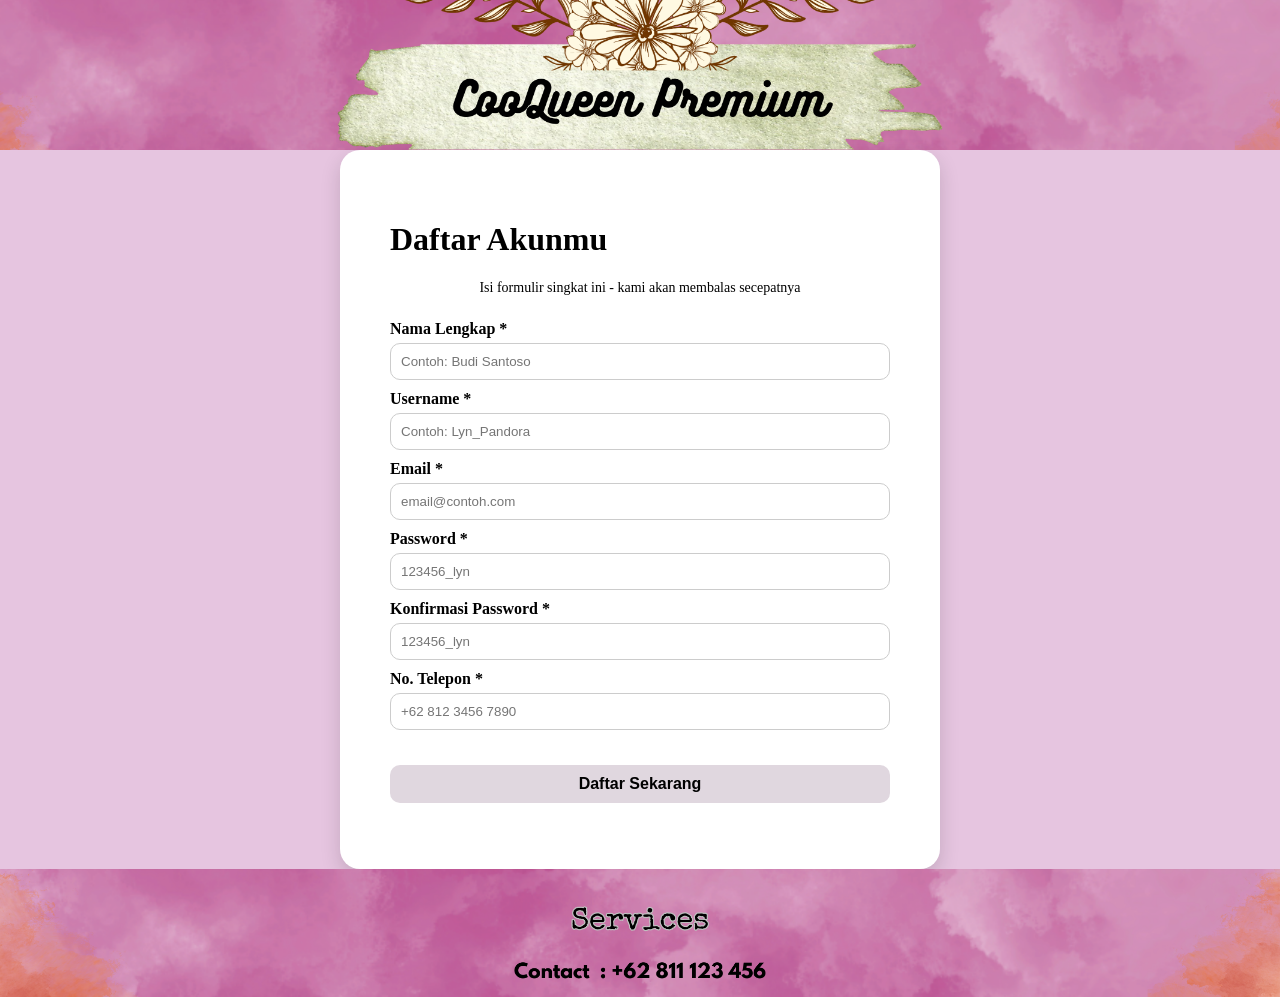
<file: index.html>
<html>
<head>
    <title>CooQueen </title>
    <link rel="stylesheet" href="sumatif.css">
</head>
<body>
	<header>
		<img src="header.jpg" alt="header" class="header">
	</header>
	
<main class="card">
    <h1 id="title">Daftar Akunmu</h1>
    <p class="lead">Isi formulir singkat ini - kami akan membalas secepatnya</p>

    <form id="daftar" action="sumatif.html">

      <div class="row">
        <label>Nama Lengkap *</label>
        <input type="text" id="name" placeholder="Contoh: Budi Santoso" required>

        <label>Username *</label>
        <input type="text"id="user" placeholder="Contoh: Lyn_Pandora" required>

        <label>Email *</label>
        <input type="email" placeholder="email@contoh.com" required>

        <label>Password *</label>
        <input type="password" id="pass" placeholder="123456_lyn" required>
      
        <label>Konfirmasi Password *</label>
        <input type="password" id="confirm" placeholder="123456_lyn" required>
      
        <label>No. Telepon *</label>
        <input type="tel" placeholder="+62 812 3456 7890" required>
      </div>
	  <button type="submit">Daftar Sekarang</button>
    </form>

  </main>
  
  <footer>
		<img src="footer.jpg" alt="footer" class="footer">
	</footer>

<script src="projek.js"></script>

</body>
</file>
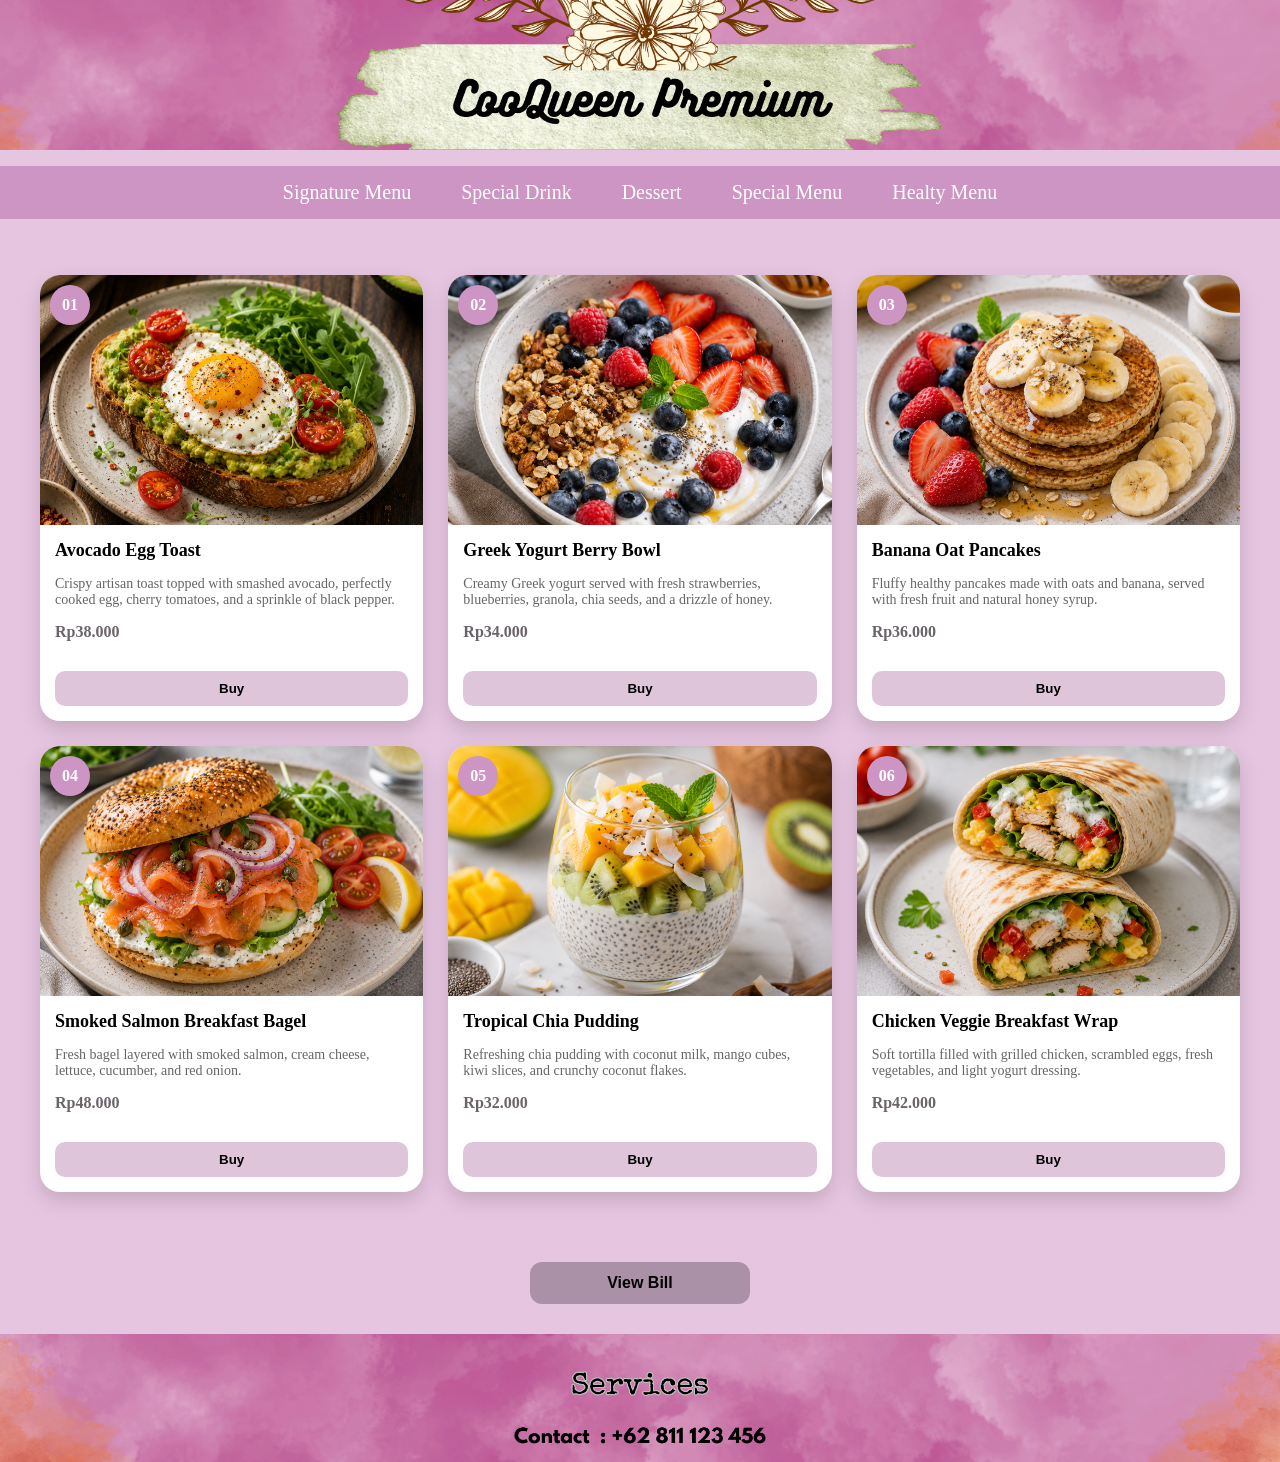
<file: breakfast.html>
<html>
<head>
    <title>CooQueen </title>
    <link rel="stylesheet" href="sumatif.css">
</head>
<body>
	<header>
		<img src="header.jpg" alt="header" class="header">
	</header>
	
		<nav>
		<ul class="menu">
        <li>Signature Menu
            <ul class="submenu">
                <li><a href="heavy food.html">Heavy Food<a></li>
                <li><a href="snack.html">Snack</a></li>
            </ul>
        </li>

        <li>Special Drink
            <ul class="submenu">
                <li><a href="non-coffee.html">Non-Coffee</a></li>
                <li><a href="coffee.html">Coffee</a></li>
            </ul>
        </li>

        <li>Dessert
            <ul class="submenu">
                <li><a href="ice cream & puddings .html">Ice Cream & Puddings</a></li>
                <li><a href="fruits.html">Fruits</a></li>
            </ul>
        </li>
		
		<li>Special Menu
            <ul class="submenu">
                <li><a href="comfort food.html">Comfort Food</a></li>
                <li><a href="spicy food.html">Spicy Food</a></li>
            </ul>
        </li>
		
		<li>Healty Menu
            <ul class="submenu">
                <li><a href="breakfast.html">Breakfast</a></li>
                <li><a href="lunch.html">Lunch</a></li>
            </ul>
        </li>
		
    </ul>
</nav>
	
<div class="kotak">

    <div class="kotak1">
        <div class="number">01</div>
        <img src="egg.jpg">
        <h3>Avocado Egg Toast</h3>
        <p>Crispy artisan toast topped with smashed avocado, perfectly cooked egg, 
		cherry tomatoes, and a sprinkle of black pepper.</p>
        <span>Rp38.000</span>
		<button class="buy-btn" onclick="buy('Avocado Egg Toast',38000)">
        Buy
    </button>
    </div>

    <div class="kotak1">
        <div class="number">02</div>
        <img src="greek.jpg">
        <h3>Greek Yogurt Berry Bowl</h3>
        <p>Creamy Greek yogurt served with fresh strawberries, blueberries, granola, chia seeds, and a drizzle of honey.</p>
        <span>Rp34.000</span>
		<button class="buy-btn" onclick="buy('Greek Yogurt Berry Bowl',34000)">
        Buy
    </button>
    </div>

    <div class="kotak1">
        <div class="number">03</div>
        <img src="oat.jpg">
        <h3>Banana Oat Pancakes</h3>
        <p>Fluffy healthy pancakes made with oats and banana, served with fresh fruit and natural honey syrup.</p>
        <span>Rp36.000</span>
		<button class="buy-btn" onclick="buy('Banana Oat Pancakes',36000)">
        Buy
    </button>
    </div>

    <div class="kotak1">
        <div class="number">04</div>
        <img src="salmon.jpg">
        <h3>Smoked Salmon Breakfast Bagel</h3>
        <p>Fresh bagel layered with smoked salmon, cream cheese, lettuce, cucumber, and red onion.</p>
        <span>Rp48.000</span>
		<button class="buy-btn" onclick="buy('Smoked Salmon Breakfast Bagel',48000)">
        Buy
    </button>
    </div>

    <div class="kotak1">
        <div class="number">05</div>
        <img src="chia.jpg">
        <h3>Tropical Chia Pudding</h3>
        <p>Refreshing chia pudding with coconut milk, mango cubes, kiwi slices, and crunchy coconut flakes.</p>
        <span>Rp32.000</span>
		<button class="buy-btn" onclick="buy('Tropical Chia Pudding',32000)">
        Buy
    </button>
    </div>

    <div class="kotak1">
        <div class="number">06</div>
        <img src="wrap.jpg">
        <h3>Chicken Veggie Breakfast Wrap</h3>
        <p>Soft tortilla filled with grilled chicken, scrambled eggs, fresh vegetables, and light yogurt dressing.</p>
        <span>Rp42.000</span>
		<button class="buy-btn" onclick="buy('Chicken Veggie Breakfast Wrap',42000)">
        Buy
    </button>
    </div>
</div>

	<button onclick="bill()" class="bill-btn">View Bill</button>
	
<footer>
	<img src="footer.jpg" alt="footer" class="footer">
</footer>

</body>
<script src="projek.js"></script>
</html>
</file>
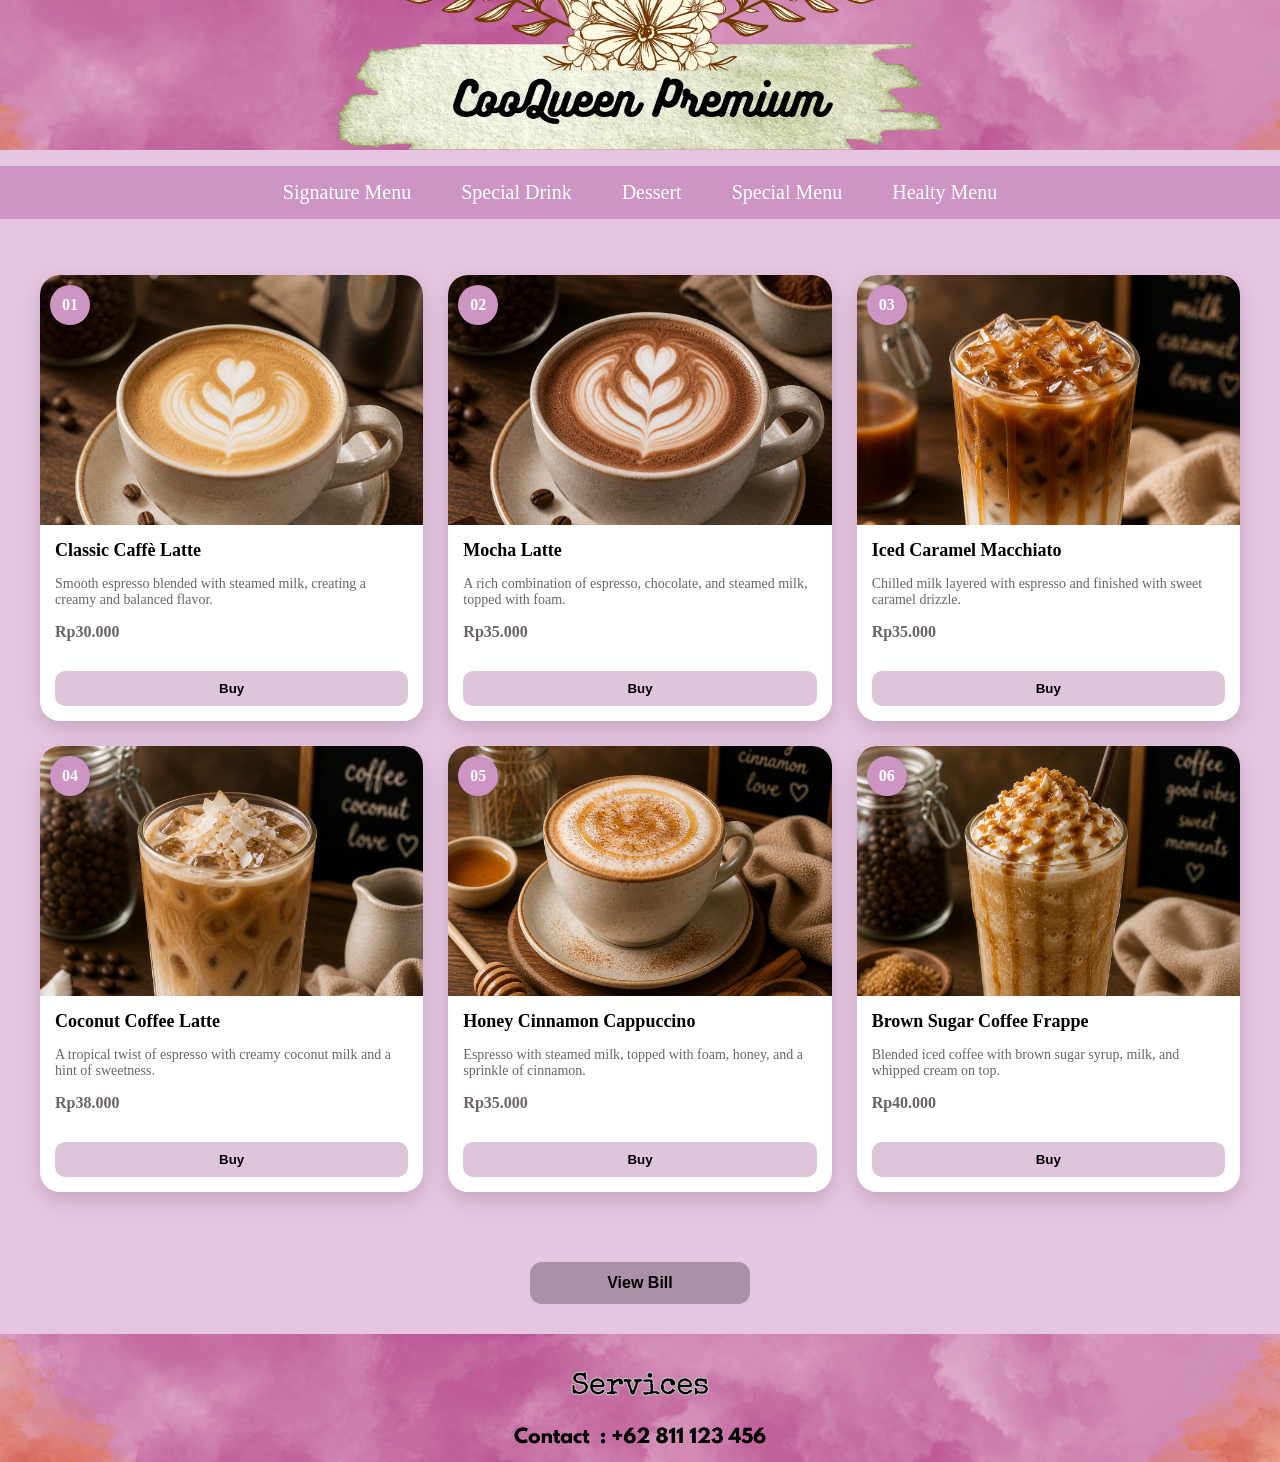
<file: coffee.html>
<html>
<head>
    <title>CooQueen </title>
    <link rel="stylesheet" href="sumatif.css">
</head>
<body>
	<header>
		<img src="header.jpg" alt="header" class="header">
	</header>
	
		<nav>
		<ul class="menu">
        <li>Signature Menu
            <ul class="submenu">
                <li><a href="heavy food.html">Heavy Food<a></li>
                <li><a href="snack.html">Snack</a></li>
            </ul>
        </li>

        <li>Special Drink
            <ul class="submenu">
                <li><a href="non-coffee.html">Non-Coffee</a></li>
                <li><a href="coffee.html">Coffee</a></li>
            </ul>
        </li>

        <li>Dessert
            <ul class="submenu">
                <li><a href="ice cream&puddings.html">Ice Cream & Puddings</a></li>
                <li><a href="fruits.html">Fruits</a></li>
            </ul>
        </li>
		
		<li>Special Menu
            <ul class="submenu">
                <li><a href="comfort food.html">Comfort Food</a></li>
                <li><a href="spicy food.html">Spicy Food</a></li>
            </ul>
        </li>
		
		<li>Healty Menu
            <ul class="submenu">
                <li><a href="breakfast.html">Breakfast</a></li>
                <li><a href="lunch.html">Lunch</a></li>
            </ul>
        </li>
		
    </ul>
</nav>
	
<div class="kotak">

    <div class="kotak1">
        <div class="number">01</div>
        <img src="caffe.jpg">
        <h3>Classic Caffè Latte</h3>
        <p>Smooth espresso blended with steamed milk, creating a creamy and balanced flavor.</p>
        <span>Rp30.000</span>
		<button class="buy-btn" onclick="buy('Classic Caffè Latte',30000)">
        Buy
    </button>
    </div>

    <div class="kotak1">
        <div class="number">02</div>
        <img src="mocha.jpg">
        <h3>Mocha Latte</h3>
        <p>A rich combination of espresso, chocolate, and steamed milk, topped with foam.</p>
        <span>Rp35.000</span>
		<button class="buy-btn" onclick="buy('Mocha Latte',35000)">
        Buy
    </button>
    </div>

    <div class="kotak1">
        <div class="number">03</div>
        <img src="caramel.jpg">
        <h3>Iced Caramel Macchiato</h3>
        <p>Chilled milk layered with espresso and finished with sweet caramel drizzle.</p>
        <span>Rp35.000</span>
		<button class="buy-btn" onclick="buy('Iced Caramel Macchiato',35000)">
        Buy
    </button>
    </div>

    <div class="kotak1">
        <div class="number">04</div>
        <img src="coconut.jpg">
        <h3>Coconut Coffee Latte</h3>
        <p>A tropical twist of espresso with creamy coconut milk and a hint of sweetness.</p>
        <span>Rp38.000</span>
		<button class="buy-btn" onclick="buy('Coconut Coffee Latte',38000)">
        Buy
    </button>
    </div>

    <div class="kotak1">
        <div class="number">05</div>
        <img src="honey.jpg">
        <h3>Honey Cinnamon Cappuccino</h3>
        <p>Espresso with steamed milk, topped with foam, honey, and a sprinkle of cinnamon.</p>
        <span>Rp35.000</span>
		<button class="buy-btn" onclick="buy('Honey Cinnamon Cappuccino',35000)">
        Buy
    </button>
    </div>

    <div class="kotak1">
        <div class="number">06</div>
        <img src="sugar.jpg">
        <h3>Brown Sugar Coffee Frappe</h3>
        <p>Blended iced coffee with brown sugar syrup, milk, and whipped cream on top.</p>
        <span>Rp40.000</span>
		<button class="buy-btn" onclick="buy('Brown Sugar Coffee Frappe',40000)">
        Buy
    </button>
    </div>
</div>

	<button onclick="bill()" class="bill-btn">View Bill</button>

<footer>
	<img src="footer.jpg" alt="footer" class="footer">
</footer>

</body>
<script src="projek.js"></script>
</html>
</file>
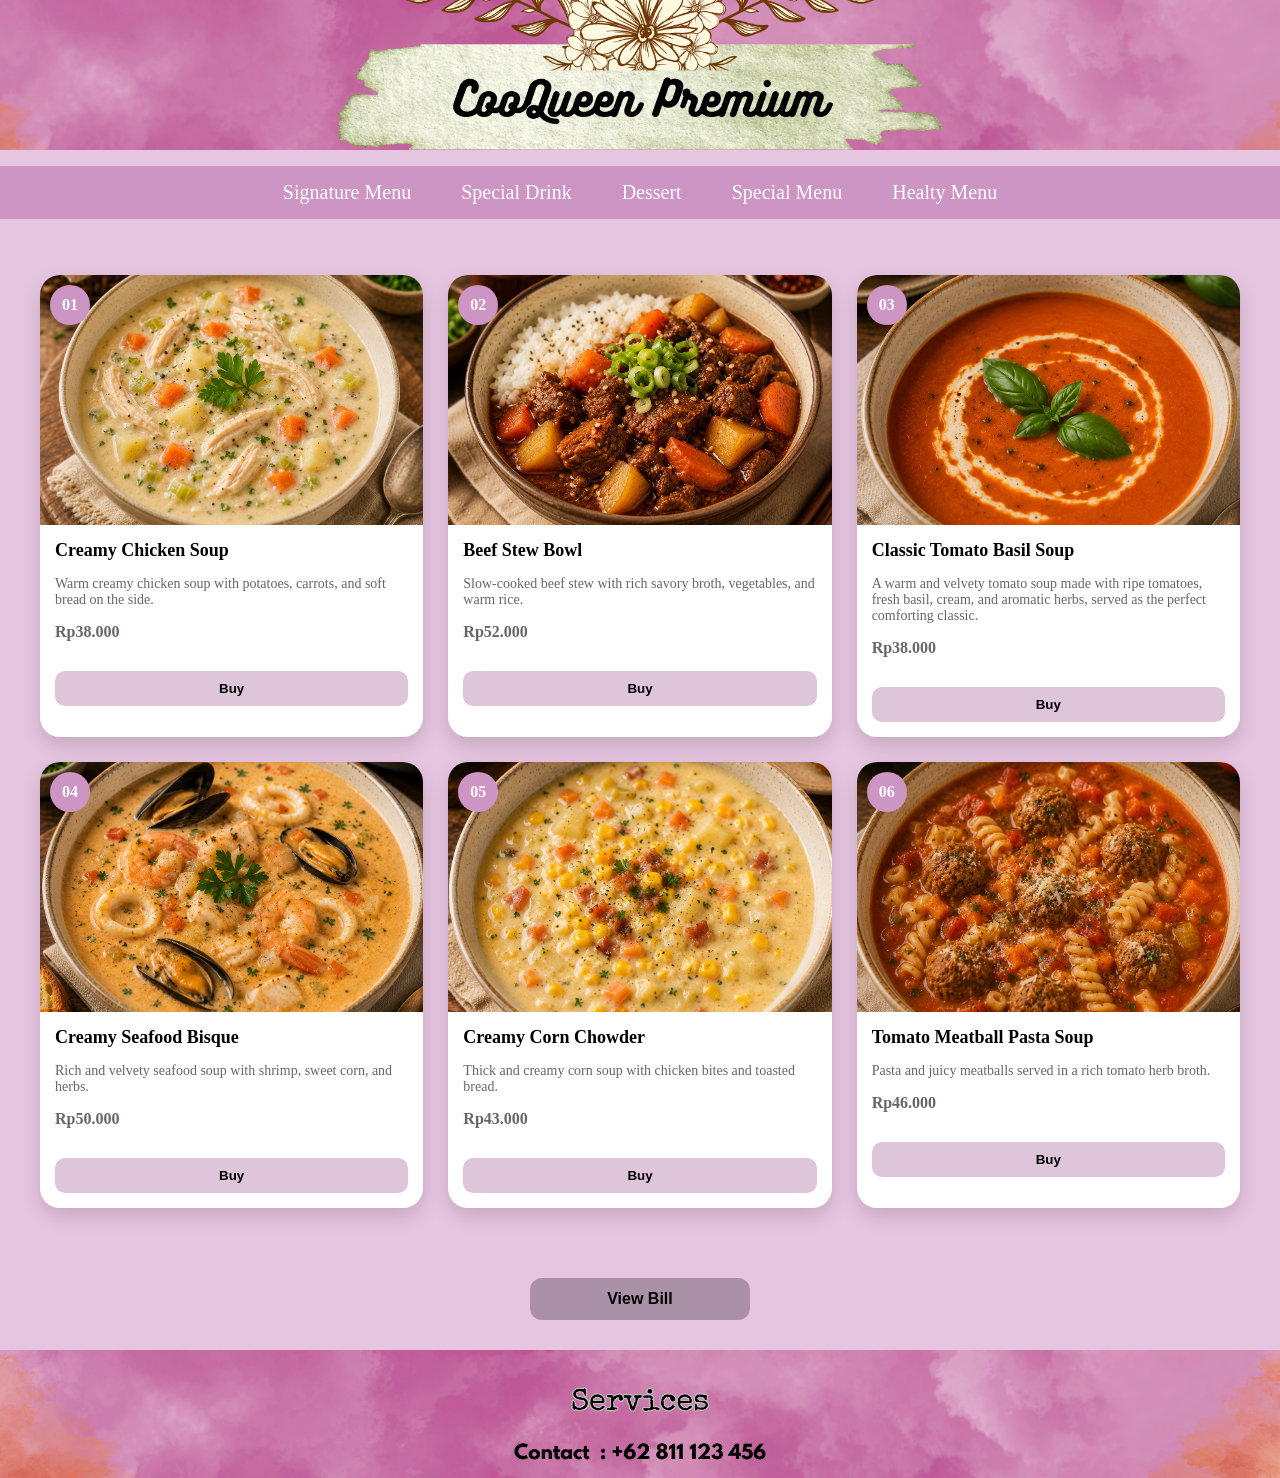
<file: comfort food.html>
<html>
<head>
    <title>CooQueen </title>
    <link rel="stylesheet" href="sumatif.css">
</head>
<body>
	<header>
		<img src="header.jpg" alt="header" class="header">
	</header>
	
		<nav>
		<ul class="menu">
        <li>Signature Menu
            <ul class="submenu">
                <li><a href="heavy food.html">Heavy Food<a></li>
                <li><a href="snack.html">Snack</a></li>
            </ul>
        </li>

        <li>Special Drink
            <ul class="submenu">
                <li><a href="non-coffee.html">Non-Coffee</a></li>
                <li><a href="coffee.html">Coffee</a></li>
            </ul>
        </li>

        <li>Dessert
            <ul class="submenu">
                <li><a href="ice cream & puddings .html">Ice Cream & Puddings</a></li>
                <li><a href="fruits.html">Fruits</a></li>
            </ul>
        </li>
		
		<li>Special Menu
            <ul class="submenu">
                <li><a href="comfort food.html">Comfort Food</a></li>
                <li><a href="spicy food.html">Spicy Food</a></li>
            </ul>
        </li>
		
		<li>Healty Menu
            <ul class="submenu">
                <li><a href="breakfast.html">Breakfast</a></li>
                <li><a href="lunch.html">Lunch</a></li>
            </ul>
        </li>
		
    </ul>
</nav>
	
<div class="kotak">

    <div class="kotak1">
        <div class="number">01</div>
        <img src="creamy.jpg">
        <h3>Creamy Chicken Soup</h3>
        <p>Warm creamy chicken soup with potatoes, carrots, and soft bread on the side.</p>
        <span>Rp38.000</span>
		<button class="buy-btn" onclick="buy('Creamy Chicken Soup',38000)">
        Buy
    </button>
    </div>

    <div class="kotak1">
        <div class="number">02</div>
        <img src="stew.jpg">
        <h3>Beef Stew Bowl</h3>
        <p>Slow-cooked beef stew with rich savory broth, vegetables, and warm rice.</p>
        <span>Rp52.000</span>
		<button class="buy-btn" onclick="buy('Beef Stew Bowl',52000)">
        Buy
    </button>
    </div>

    <div class="kotak1">
        <div class="number">03</div>
        <img src="basil.jpg">
        <h3>Classic Tomato Basil Soup</h3>
        <p>A warm and velvety tomato soup made with ripe tomatoes, fresh basil, cream,
		and aromatic herbs, served as the perfect comforting classic.</p>
        <span>Rp38.000</span>
		<button class="buy-btn" onclick="buy('Classic Tomato Basil Soup',38000)">
        Buy
    </button>
    </div>

    <div class="kotak1">
        <div class="number">04</div>
        <img src="bisque.jpg">
        <h3>Creamy Seafood Bisque</h3>
        <p>Rich and velvety seafood soup with shrimp, sweet corn, and herbs.</p>
        <span>Rp50.000</span>
		<button class="buy-btn" onclick="buy('Creamy Seafood Bisque',50000)">
        Buy
    </button>
    </div>

    <div class="kotak1">
        <div class="number">05</div>
        <img src="chowder.jpg">
        <h3>Creamy Corn Chowder</h3>
        <p>Thick and creamy corn soup with chicken bites and toasted bread.</p>
        <span>Rp43.000</span>
		<button class="buy-btn" onclick="buy('Creamy Corn Chowder',43000)">
        Buy
    </button>
    </div>

    <div class="kotak1">
        <div class="number">06</div>
        <img src="pasta.jpg">
        <h3>Tomato Meatball Pasta Soup</h3>
        <p>Pasta and juicy meatballs served in a rich tomato herb broth.</p>
        <span>Rp46.000</span>
		<button class="buy-btn" onclick="buy('Tomato Meatball Pasta Soup',46000)">
        Buy
    </button>
    </div>
</div>

	<button onclick="bill()" class="bill-btn">View Bill</button>
	
<footer>
	<img src="footer.jpg" alt="footer" class="footer">
</footer>

</body>
<script src="projek.js"></script>
</html>
</file>
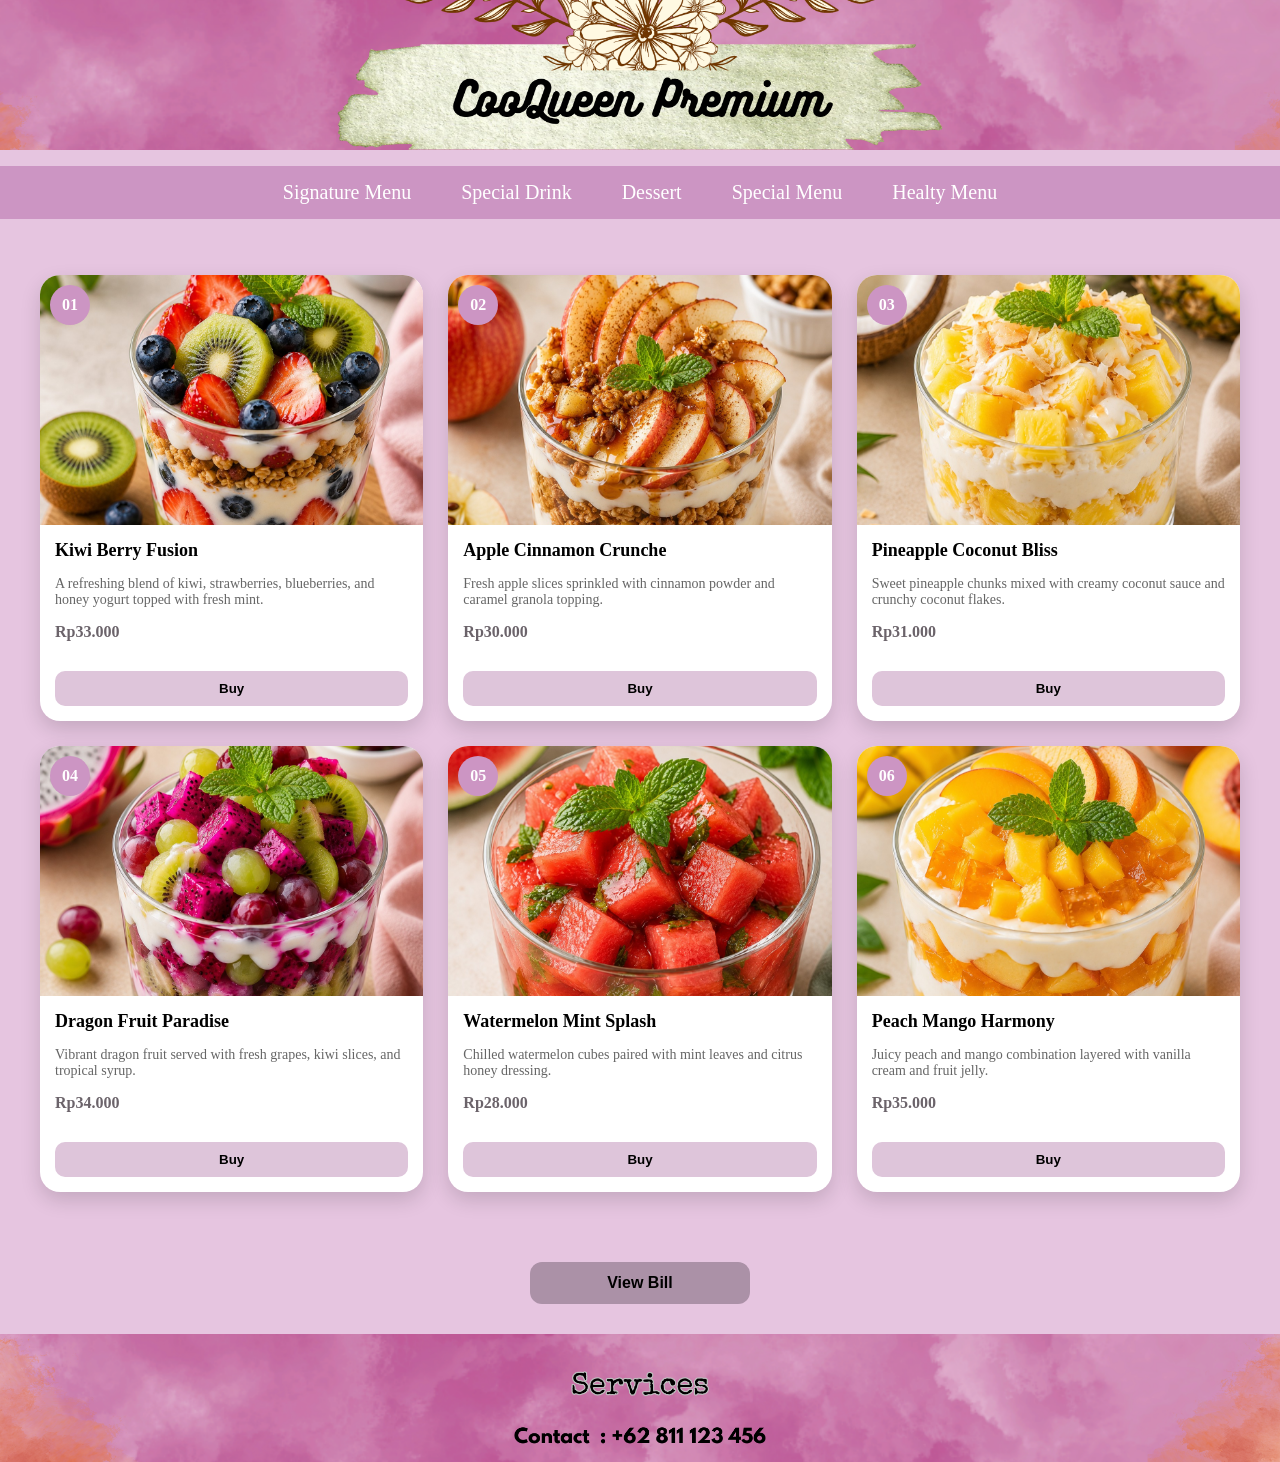
<file: fruits.html>
<html>
<head>
    <title>CooQueen </title>
    <link rel="stylesheet" href="sumatif.css">
</head>
<body>
	<header>
		<img src="header.jpg" alt="header" class="header">
	</header>
	
		<nav>
		<ul class="menu">
        <li>Signature Menu
            <ul class="submenu">
                <li><a href="heavy food.html">Heavy Food<a></li>
                <li><a href="snack.html">Snack</a></li>
            </ul>
        </li>

        <li>Special Drink
            <ul class="submenu">
                <li><a href="non-coffee.html">Non-Coffee</a></li>
                <li><a href="coffee.html">Coffee</a></li>
            </ul>
        </li>

        <li>Dessert
            <ul class="submenu">
                <li><a href="ice cream&puddings.html">Ice Cream & Puddings</a></li>
                <li><a href="fruits.html">Fruits</a></li>
            </ul>
        </li>
		
		<li>Special Menu
            <ul class="submenu">
                <li><a href="comfort food.html">Comfort Food</a></li>
                <li><a href="spicy food.html">Spicy Food</a></li>
            </ul>
        </li>
		
		<li>Healty Menu
            <ul class="submenu">
                <li><a href="breakfast.html">Breakfast</a></li>
                <li><a href="lunch.html">Lunch</a></li>
            </ul>
        </li>
		
    </ul>
</nav>
	
<div class="kotak">

    <div class="kotak1">
        <div class="number">01</div>
        <img src="kiwi.jpg">
        <h3>Kiwi Berry Fusion</h3>
        <p>A refreshing blend of kiwi, strawberries, blueberries, and honey yogurt topped with fresh mint.</p>
        <span>Rp33.000</span>
		<button class="buy-btn" onclick="buy('Creamy Carbonara Pasta', 45000)">
        Buy
    </button>
    </div>

    <div class="kotak1">
        <div class="number">02</div>
        <img src="crunche.jpg">
        <h3>Apple Cinnamon Crunche</h3>
        <p>Fresh apple slices sprinkled with cinnamon powder and caramel granola topping.</p>
        <span>Rp30.000</span>
		<button class="buy-btn" onclick="buy('Apple Cinnamon Crunche', 30000)">
        Buy
    </button>
    </div>

    <div class="kotak1">
        <div class="number">03</div>
        <img src="bliss.jpg">
        <h3>Pineapple Coconut Bliss</h3>
        <p>Sweet pineapple chunks mixed with creamy coconut sauce and crunchy coconut flakes.</p>
        <span>Rp31.000</span>
		<button class="buy-btn" onclick="buy('Pineapple Coconut Bliss', 31000)">
        Buy
    </button>
    </div>

    <div class="kotak1">
        <div class="number">04</div>
        <img src="paradise.jpg">
        <h3>Dragon Fruit Paradise</h3>
        <p>Vibrant dragon fruit served with fresh grapes, kiwi slices, and tropical syrup.</p>
        <span>Rp34.000</span>
		<button class="buy-btn" onclick="buy('Dragon Fruit Paradise', 34000)">
        Buy
    </button>
    </div>

    <div class="kotak1">
        <div class="number">05</div>
        <img src="mint.jpg">
        <h3>Watermelon Mint Splash</h3>
        <p>Chilled watermelon cubes paired with mint leaves and citrus honey dressing.</p>
        <span>Rp28.000</span>
		<button class="buy-btn" onclick="buy('Watermelon Mint Splash', 28000)">
        Buy
    </button>
    </div>

    <div class="kotak1">
        <div class="number">06</div>
        <img src="harmony.jpg">
        <h3>Peach Mango Harmony</h3>
        <p>Juicy peach and mango combination layered with vanilla cream and fruit jelly.</p>
        <span>Rp35.000</span>
		<button class="buy-btn" onclick="buy('Peach Mango Harmony', 35000)">
        Buy
    </button>
    </div>
</div>
	
	<button onclick="bill()" class="bill-btn">View Bill</button>

<footer>
	<img src="footer.jpg" alt="footer" class="footer">
</footer>

</body>
<script src="projek.js"></script>
</html>
</file>
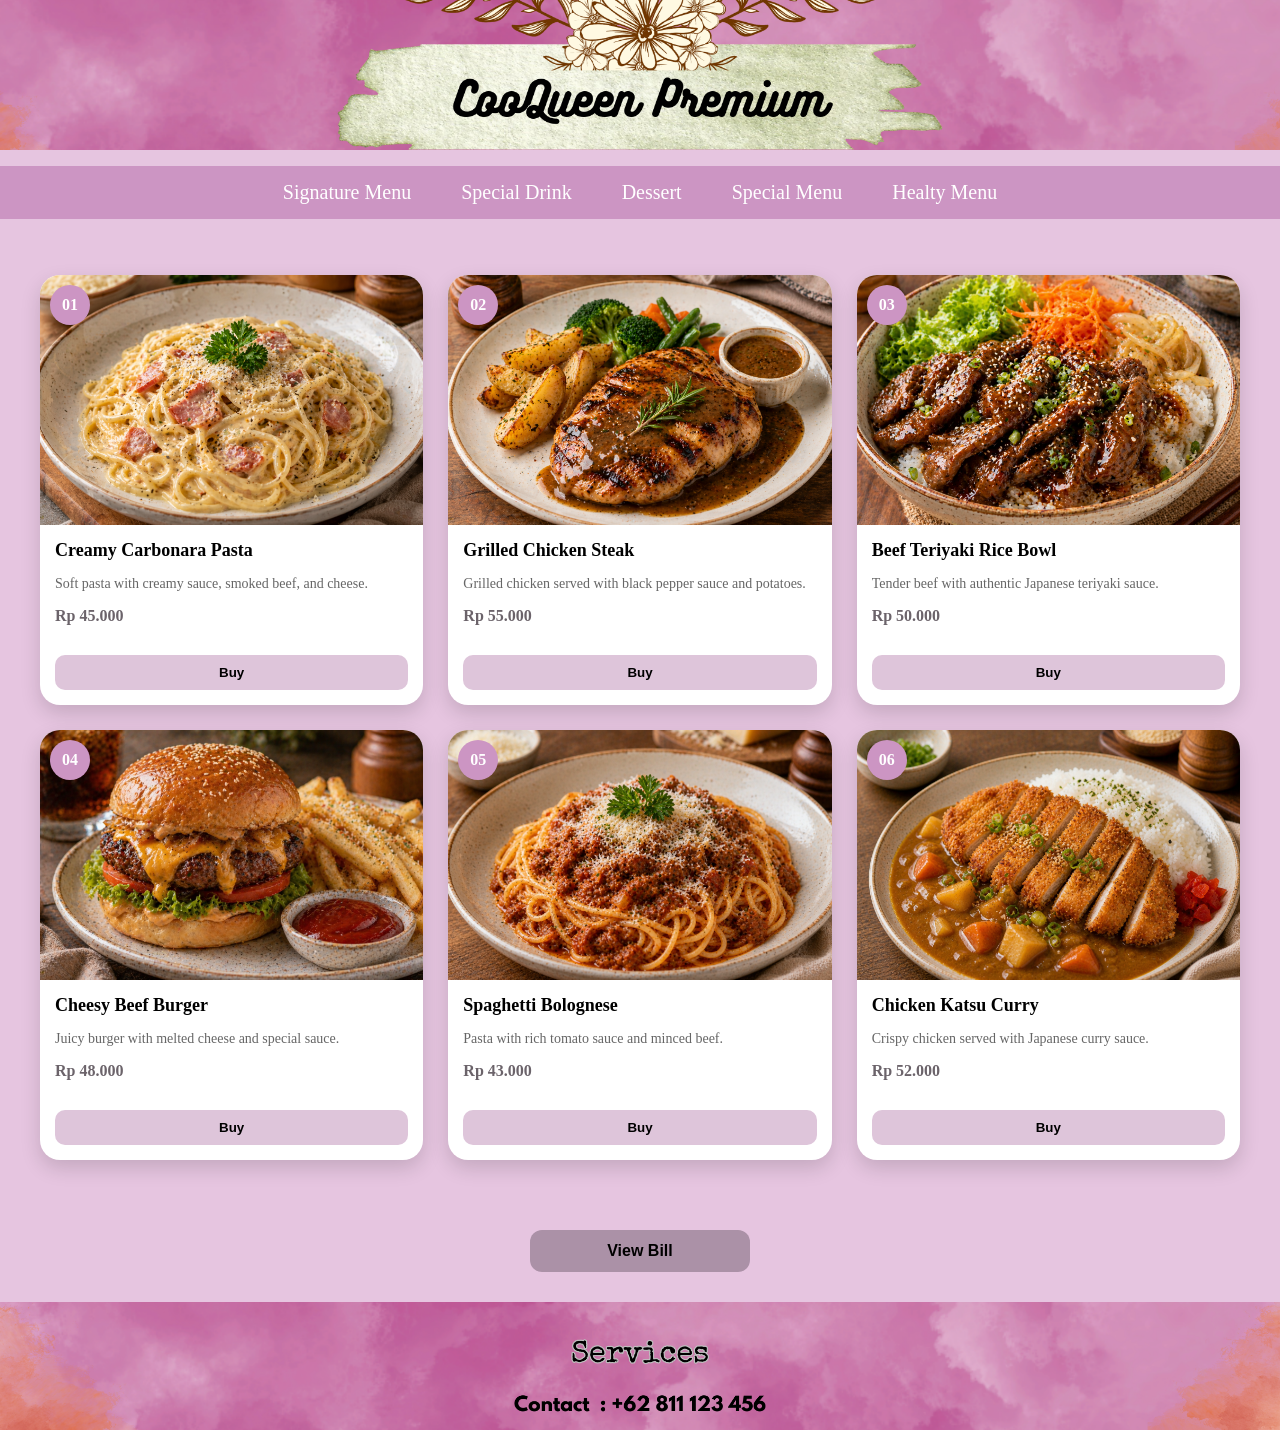
<file: heavy food.html>
<html>
<head>
    <title>CooQueen </title>
    <link rel="stylesheet" href="sumatif.css">
</head>
<body>
	<header>
		<img src="header.jpg" alt="header" class="header">
	</header>
	
		<nav>
		<ul class="menu">
        <li>Signature Menu
            <ul class="submenu">
                <li><a href="heavy food.html">Heavy Food</a></li>
                <li><a href="snack.html">Snack</a></li>
            </ul>
        </li>

        <li>Special Drink
            <ul class="submenu">
                <li><a href="non-Coffee.html">Non-Coffee</a></li>
                <li><a href="coffee.html">Coffee</a></li>
            </ul>
        </li>

        <li>Dessert
            <ul class="submenu">
                <li><a href="ice cream&puddings.html">Ice Cream & Puddings</a></li>
                <li><a href="fruits.html">Fruits</a></li>
            </ul>
        </li>
		
		<li>Special Menu
            <ul class="submenu">
                <li><a href="comfort food.html">Comfort Food</a></li>
                <li><a href="spicy food.html">Spicy Food</a></li>
            </ul>
        </li>
		
		<li>Healty Menu
            <ul class="submenu">
                <li><a href="breakfast.html">Breakfast</a></li>
                <li><a href="lunch.html">Lunch</a></li>
            </ul>
        </li>
		
    </ul>
</nav>
	
<div class="kotak">

    <div class="kotak1">
        <div class="number">01</div>
        <img src="carbonara.jpg">
        <h3>Creamy Carbonara Pasta</h3>
        <p>Soft pasta with creamy sauce, smoked beef, and cheese.</p>
        <span>Rp 45.000</span>
		<button class="buy-btn" onclick="buy('Creamy Carbonara Pasta', 45000)">
        Buy
    </button>
    </div>

    <div class="kotak1">
        <div class="number">02</div>
        <img src="steak.jpg">
        <h3>Grilled Chicken Steak</h3>
        <p>Grilled chicken served with black pepper sauce and potatoes.</p>
        <span>Rp 55.000</span>
		<button class="buy-btn" onclick="buy('Grilled Chicken Steak', 55000)">
        Buy
    </button>
    </div>

    <div class="kotak1">
        <div class="number">03</div>
        <img src="teriyaki.jpg">
        <h3>Beef Teriyaki Rice Bowl</h3>
        <p>Tender beef with authentic Japanese teriyaki sauce.</p>
        <span>Rp 50.000</span>
		<button class="buy-btn" onclick="buy('Beef Teriyaki Rice Bowl', 50000)">
        Buy
    </button>
    </div>

    <div class="kotak1">
        <div class="number">04</div>
        <img src="burger.jpg">
        <h3>Cheesy Beef Burger</h3>
        <p>Juicy burger with melted cheese and special sauce.</p>
        <span>Rp 48.000</span>
		<button class="buy-btn" onclick="buy('Cheesy Beef Burger', 48000)">
        Buy
    </button>
    </div>

    <div class="kotak1">
        <div class="number">05</div>
        <img src="spaghetti.jpg">
        <h3>Spaghetti Bolognese</h3>
        <p>Pasta with rich tomato sauce and minced beef.</p>
        <span>Rp 43.000</span>
		<button class="buy-btn" onclick="buy('Spaghetti Bolognese', 43000)">
        Buy
    </button>
    </div>

    <div class="kotak1">
        <div class="number">06</div>
        <img src="curry.jpg">
        <h3>Chicken Katsu Curry</h3>
        <p>Crispy chicken served with Japanese curry sauce.</p>
        <span>Rp 52.000</span>
		<button class="buy-btn" onclick="buy('Chicken Katsu Curry',52000)">
        Buy
    </button>
    </div>
</div>

	<button onclick="bill()" class="bill-btn">View Bill</button>
	
<footer>
	<img src="footer.jpg" alt="footer" class="footer">
</footer>

</body>
<script src="projek.js"></script>
</html>
</file>
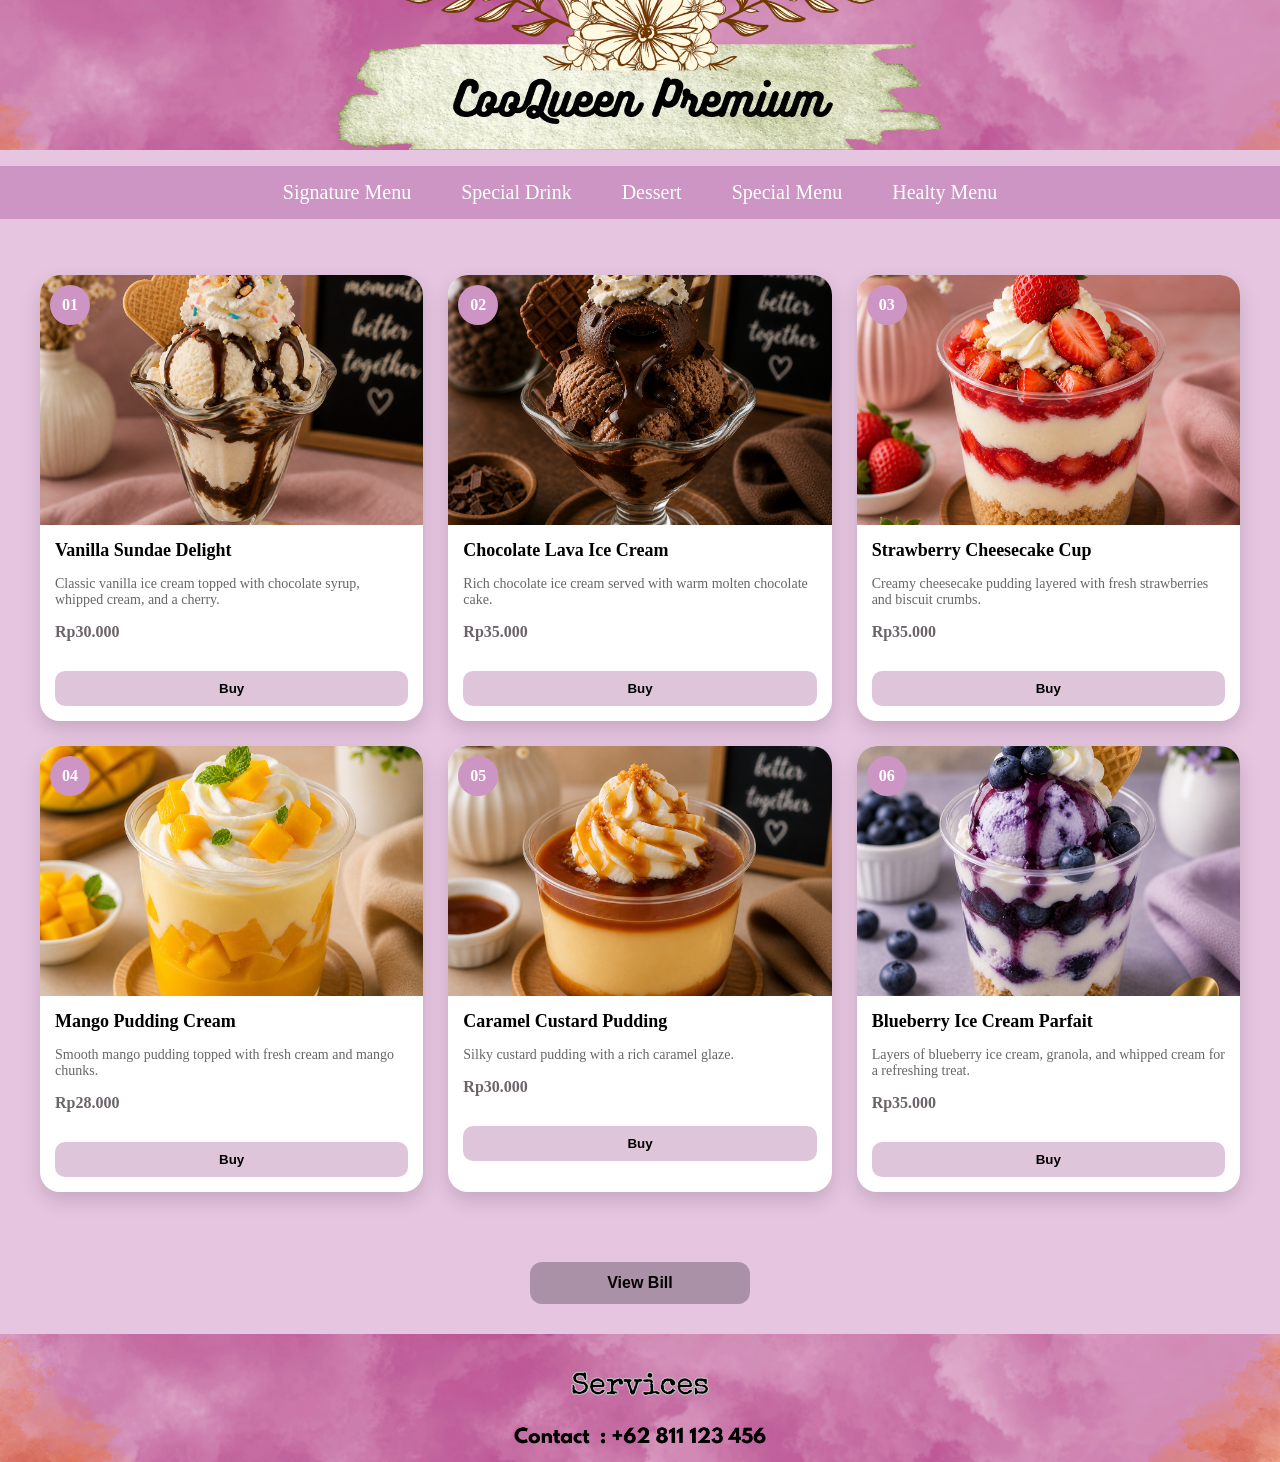
<file: ice cream&puddings.html>
<html>
<head>
    <title>CooQueen </title>
    <link rel="stylesheet" href="sumatif.css">
</head>
<body>
	<header>
		<img src="header.jpg" alt="header" class="header">
	</header>
	
		<nav>
		<ul class="menu">
        <li>Signature Menu
            <ul class="submenu">
                <li><a href="heavy food.html">Heavy Food<a></li>
                <li><a href="snack.html">Snack</a></li>
            </ul>
        </li>

        <li>Special Drink
            <ul class="submenu">
                <li><a href="non-coffee.html">Non-Coffee</a></li>
                <li><a href="coffee.html">Coffee</a></li>
            </ul>
        </li>

        <li>Dessert
            <ul class="submenu">
                <li><a href="ice cream & puddings .html">Ice Cream & Puddings</a></li>
                <li><a href="fruits.html">Fruits</a></li>
            </ul>
        </li>
		
		<li>Special Menu
            <ul class="submenu">
                <li><a href="comfort food.html">Comfort Food</a></li>
                <li><a href="spicy food.html">Spicy Food</a></li>
            </ul>
        </li>
		
		<li>Healty Menu
            <ul class="submenu">
                <li><a href="breakfast.html">Breakfast</a></li>
                <li><a href="lunch.html">Lunch</a></li>
            </ul>
        </li>
		
    </ul>
</nav>
	
<div class="kotak">

    <div class="kotak1">
        <div class="number">01</div>
        <img src="vanilla.jpg">
        <h3>Vanilla Sundae Delight</h3>
        <p>Classic vanilla ice cream topped with chocolate syrup, whipped cream, and a cherry.</p>
        <span>Rp30.000</span>
		<button class="buy-btn" onclick="buy('Garlic Butter Shrimp Bites',45000)">
        Buy
    </button>
    </div>

    <div class="kotak1">
        <div class="number">02</div>
        <img src="lava.jpg">
        <h3>Chocolate Lava Ice Cream</h3>
        <p>Rich chocolate ice cream served with warm molten chocolate cake.</p>
        <span>Rp35.000</span>
		<button class="buy-btn" onclick="buy('Chocolate Lava Ice Cream',35000)">
        Buy
    </button>
    </div>

    <div class="kotak1">
        <div class="number">03</div>
        <img src="cheese.jpg">
        <h3>Strawberry Cheesecake Cup</h3>
        <p>Creamy cheesecake pudding layered with fresh strawberries and biscuit crumbs.</p>
        <span>Rp35.000</span>
		<button class="buy-btn" onclick="buy('Strawberry Cheesecake Cup',35000)">
        Buy
    </button>
    </div>

    <div class="kotak1">
        <div class="number">04</div>
        <img src="cream.jpg">
        <h3>Mango Pudding Cream</h3>
        <p>Smooth mango pudding topped with fresh cream and mango chunks.</p>
        <span>Rp28.000</span>
		<button class="buy-btn" onclick="buy('Mango Pudding Cream',28000)">
        Buy
    </button>
    </div>

    <div class="kotak1">
        <div class="number">05</div>
        <img src="custard.jpg">
        <h3>Caramel Custard Pudding</h3>
        <p>Silky custard pudding with a rich caramel glaze.</p>
        <span>Rp30.000</span>
		<button class="buy-btn" onclick="buy('Caramel Custard Pudding',30000)">
        Buy
    </button>
    </div>

    <div class="kotak1">
        <div class="number">06</div>
        <img src="parfait.jpg">
        <h3>Blueberry Ice Cream Parfait</h3>
        <p>Layers of blueberry ice cream, granola, and whipped cream for a refreshing treat.</p>
        <span>Rp35.000</span>
		<button class="buy-btn" onclick="buy('Blueberry Ice Cream Parfait',35000)">
        Buy
    </button>
    </div>
</div>

	<button onclick="bill()" class="bill-btn">View Bill</button>
	
<footer>
	<img src="footer.jpg" alt="footer" class="footer">
</footer>

</body>
<script src="projek.js"></script>
</html>
</file>
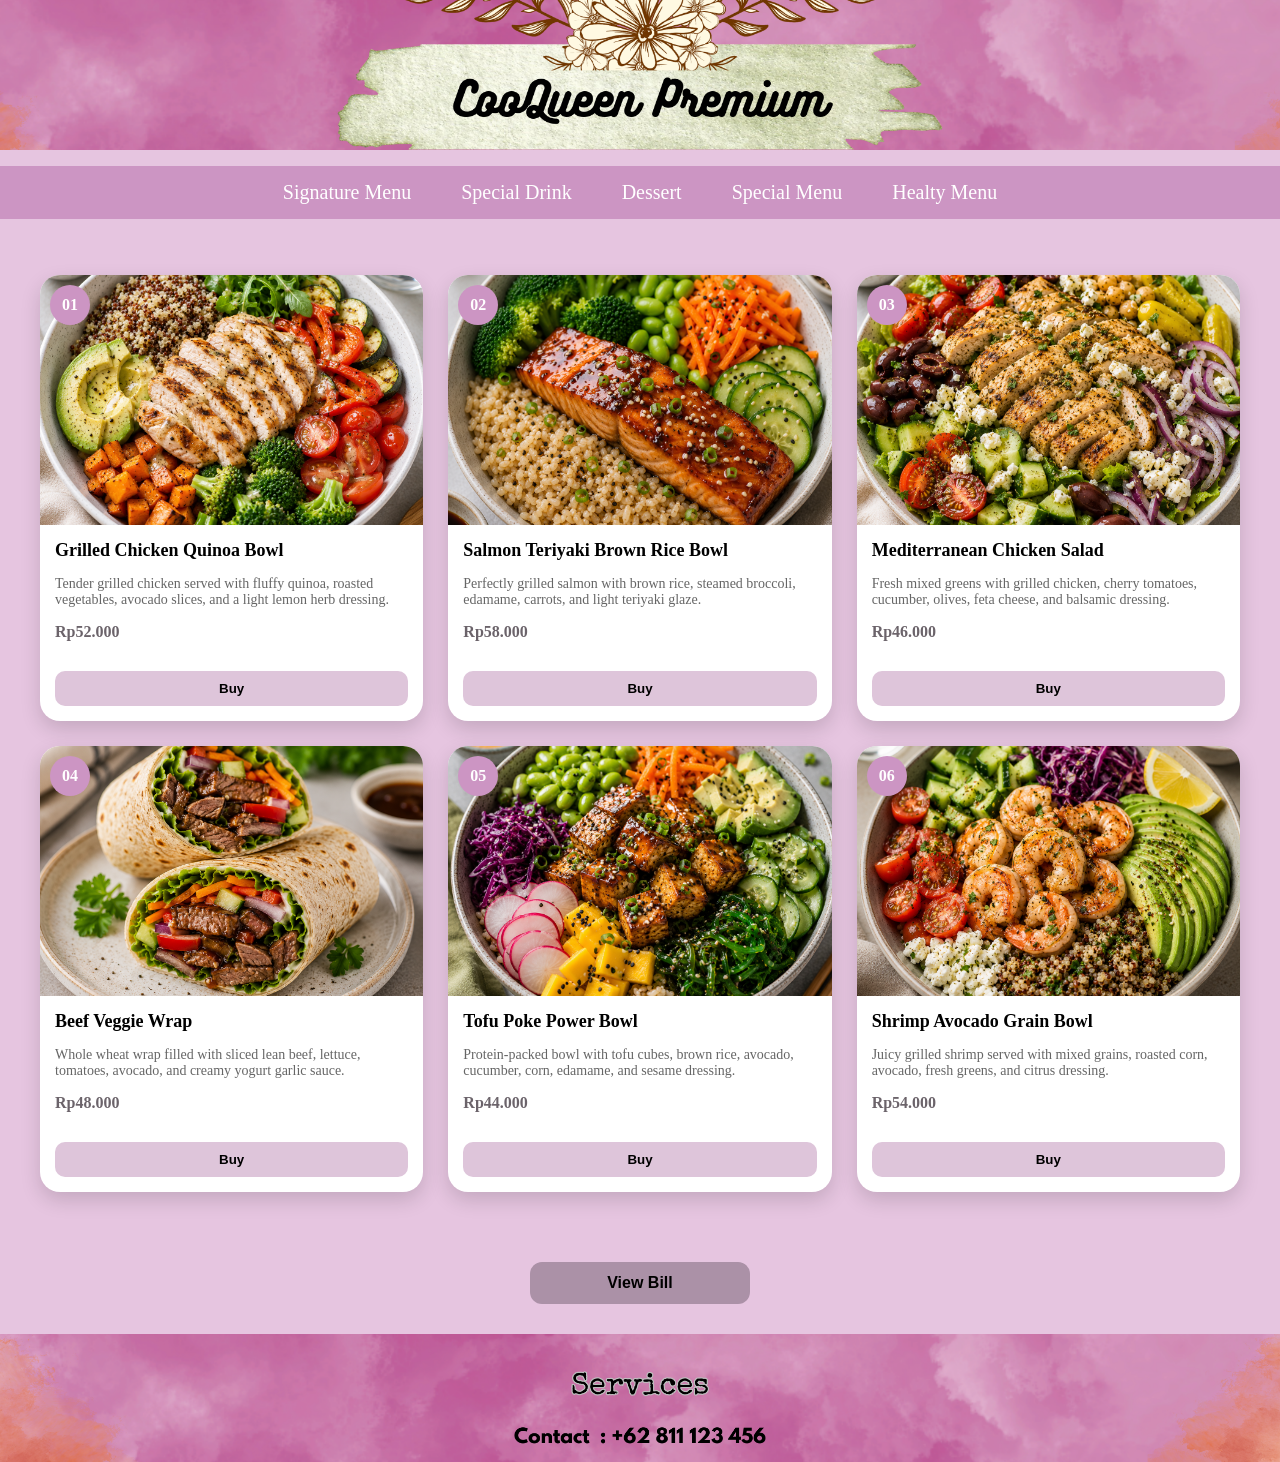
<file: lunch.html>
<html>
<head>
    <title>CooQueen </title>
    <link rel="stylesheet" href="sumatif.css">
</head>
<body>
	<header>
		<img src="header.jpg" alt="header" class="header">
	</header>
	
		<nav>
		<ul class="menu">
        <li>Signature Menu
            <ul class="submenu">
                <li><a href="heavy food.html">Heavy Food<a></li>
                <li><a href="snack.html">Snack</a></li>
            </ul>
        </li>

        <li>Special Drink
            <ul class="submenu">
                <li><a href="non-coffee.html">Non-Coffee</a></li>
                <li><a href="coffee.html">Coffee</a></li>
            </ul>
        </li>

        <li>Dessert
            <ul class="submenu">
                <li><a href="ice cream & puddings .html">Ice Cream & Puddings</a></li>
                <li><a href="fruits.html">Fruits</a></li>
            </ul>
        </li>
		
		<li>Special Menu
            <ul class="submenu">
                <li><a href="comfort food.html">Comfort Food</a></li>
                <li><a href="spicy food.html">Spicy Food</a></li>
            </ul>
        </li>
		
		<li>Healty Menu
            <ul class="submenu">
                <li><a href="breakfast.html">Breakfast</a></li>
                <li><a href="lunch.html">Lunch</a></li>
            </ul>
        </li>
		
    </ul>
</nav>
	
<div class="kotak">

    <div class="kotak1">
        <div class="number">01</div>
        <img src="quinoa.jpg">
        <h3>Grilled Chicken Quinoa Bowl</h3>
        <p>Tender grilled chicken served with fluffy quinoa, roasted vegetables,
		avocado slices, and a light lemon herb dressing.</p>
        <span>Rp52.000</span>
		<button class="buy-btn" onclick="buy('Grilled Chicken Quinoa Bowl',52000)">
        Buy
    </button>
    </div>

    <div class="kotak1">
        <div class="number">02</div>
        <img src="rice.jpg">
        <h3>Salmon Teriyaki Brown Rice Bowl</h3>
        <p>Perfectly grilled salmon with brown rice, steamed broccoli, edamame, carrots, and light teriyaki glaze.</p>
        <span>Rp58.000</span>
		<button class="buy-btn" onclick="buy('Salmon Teriyaki Brown Rice Bowl',58000)">
        Buy
    </button>
    </div>

    <div class="kotak1">
        <div class="number">03</div>
        <img src="salad.jpg">
        <h3>Mediterranean Chicken Salad</h3>
        <p>Fresh mixed greens with grilled chicken, cherry tomatoes, cucumber, olives, feta cheese, and balsamic dressing.</p>
        <span>Rp46.000</span>
		<button class="buy-btn" onclick="buy('Mediterranean Chicken Salad',46000)">
        Buy
    </button>
    </div>

    <div class="kotak1">
        <div class="number">04</div>
        <img src="veggie.jpg">
        <h3>Beef Veggie Wrap</h3>
        <p>Whole wheat wrap filled with sliced lean beef, lettuce, tomatoes, avocado, and creamy yogurt garlic sauce.</p>
        <span>Rp48.000</span>
		<button class="buy-btn" onclick="buy('Beef Veggie Wrap',48000)">
        Buy
    </button>
    </div>

    <div class="kotak1">
        <div class="number">05</div>
        <img src="poke.jpg">
        <h3>Tofu Poke Power Bowl</h3>
        <p>Protein-packed bowl with tofu cubes, brown rice, avocado, cucumber, corn, edamame, and sesame dressing.</p>
        <span>Rp44.000</span>
		<button class="buy-btn" onclick="buy('Tofu Poke Power Bowl',44000)">
        Buy
    </button>
    </div>

    <div class="kotak1">
        <div class="number">06</div>
        <img src="grain.jpg">
        <h3>Shrimp Avocado Grain Bowl</h3>
        <p>Juicy grilled shrimp served with mixed grains, roasted corn, avocado, fresh greens, and citrus dressing.</p>
        <span>Rp54.000</span>
		<button class="buy-btn" onclick="buy('Shrimp Avocado Grain Bowl',54000)">
        Buy
    </button>
    </div>
</div>

	<button onclick="bill()" class="bill-btn">View Bill</button>
	
<footer>
	<img src="footer.jpg" alt="footer" class="footer">
</footer>

</body>
<script src="projek.js"></script>
</html>
</file>
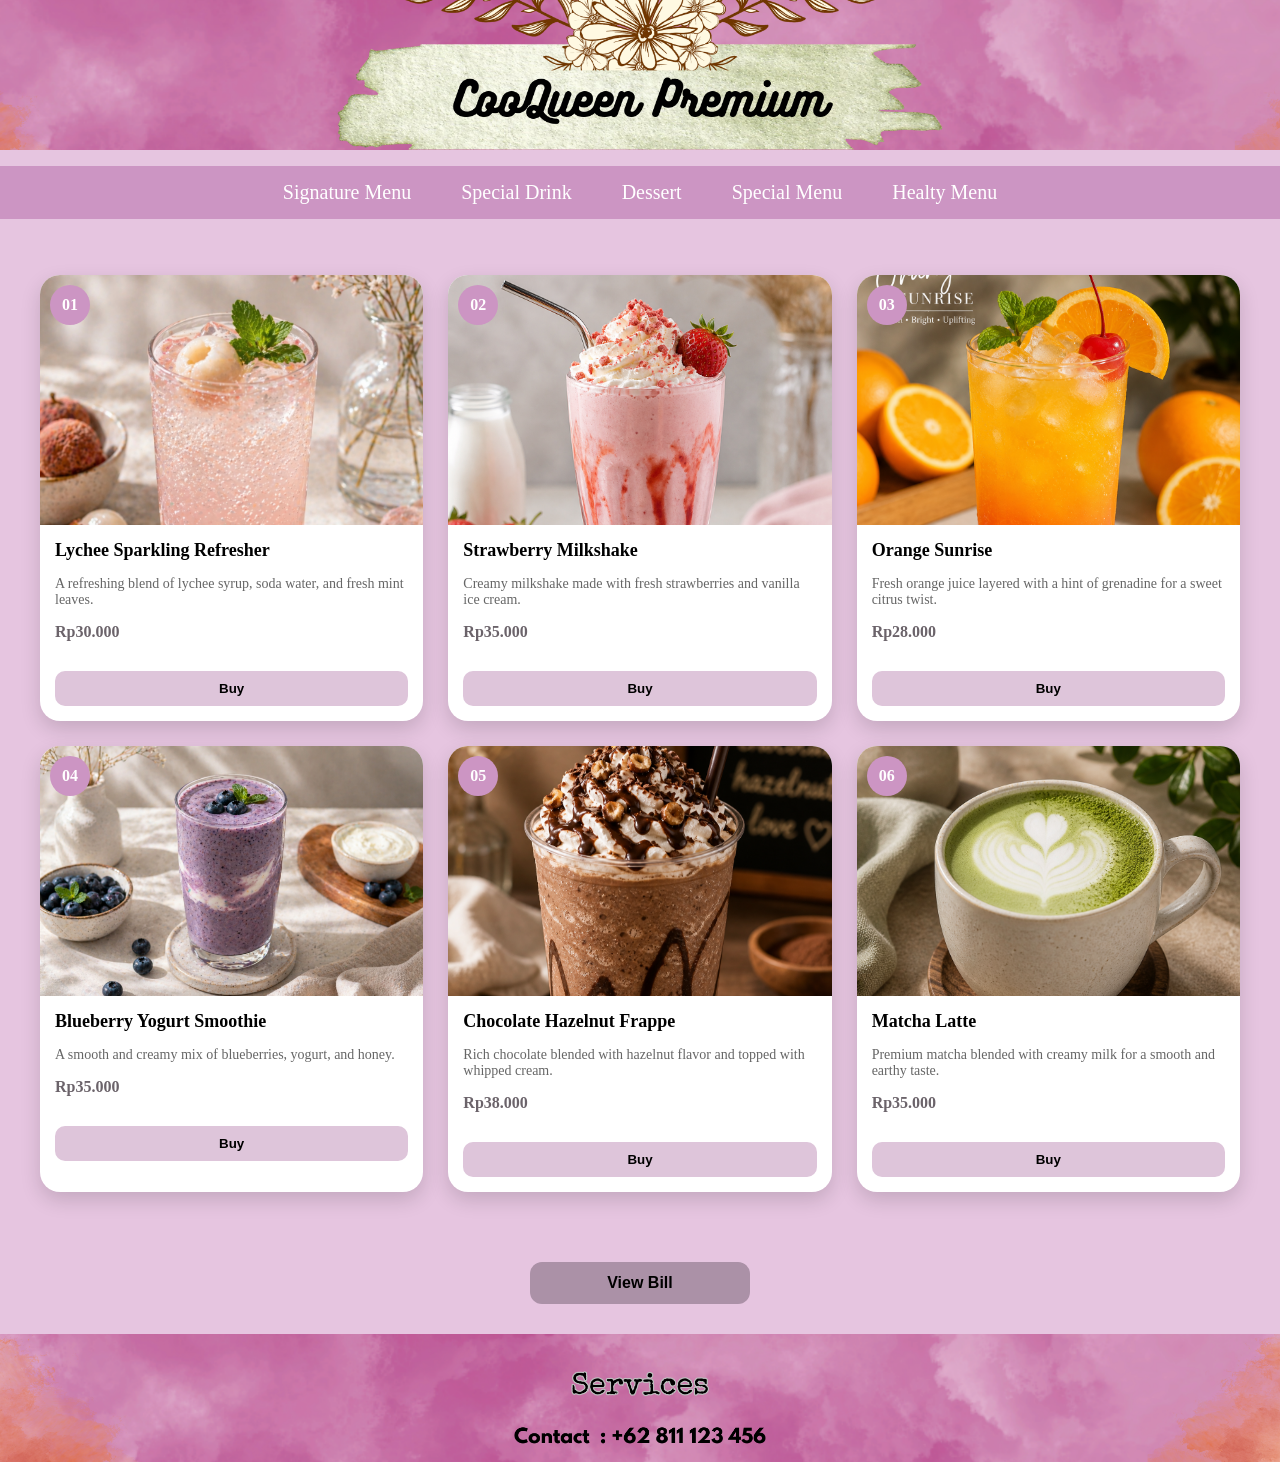
<file: non-coffee.html>
<html>
<head>
    <title>CooQueen </title>
    <link rel="stylesheet" href="sumatif.css">
</head>
<body>
	<header>
		<img src="header.jpg" alt="header" class="header">
	</header>
	
		<nav>
		<ul class="menu">
        <li>Signature Menu
            <ul class="submenu">
                <li><a href="heavy food.html">Heavy Food<a></li>
                <li><a href="snack.html">Snack</a></li>
            </ul>
        </li>

        <li>Special Drink
            <ul class="submenu">
                <li><a href="non-coffee.html">Non-Coffee</a></li>
                <li><a href="coffee.html">Coffee</a></li>
            </ul>
        </li>

        <li>Dessert
            <ul class="submenu">
                <li><a href="ice cream&puddings.html">Ice Cream & Puddings</a></li>
                <li><a href="fruits.html">Fruits</a></li>
            </ul>
        </li>
		
		<li>Special Menu
            <ul class="submenu">
                <li><a href="comfort food.html">Comfort Food</a></li>
                <li><a href="spicy food.html">Spicy Food</a></li>
            </ul>
        </li>
		
		<li>Healty Menu
            <ul class="submenu">
                <li><a href="breakfast.html">Breakfast</a></li>
                <li><a href="lunch.html">Lunch</a></li>
            </ul>
        </li>
		
    </ul>
</nav>
	
<div class="kotak">

    <div class="kotak1">
        <div class="number">01</div>
        <img src="lychee.jpg">
        <h3>Lychee Sparkling Refresher</h3>
        <p>A refreshing blend of lychee syrup, soda water, and fresh mint leaves.</p>
        <span>Rp30.000</span>
		<button class="buy-btn" onclick="buy('Lychee Sparkling Refresher', 30000)">
        Buy
    </button>
    </div>

    <div class="kotak1">
        <div class="number">02</div>
        <img src="milkshake.jpg">
        <h3>Strawberry Milkshake</h3>
        <p>Creamy milkshake made with fresh strawberries and vanilla ice cream.</p>
        <span>Rp35.000</span>
		<button class="buy-btn" onclick="buy('Strawberry Milkshake', 35000)">
        Buy
    </button>
    </div>

    <div class="kotak1">
        <div class="number">03</div>
        <img src="sunrise.jpg">
        <h3>Orange Sunrise</h3>
        <p>Fresh orange juice layered with a hint of grenadine for a sweet citrus twist.</p>
        <span>Rp28.000</span>
		<button class="buy-btn" onclick="buy('Orange Sunrise', 28000)">
        Buy
    </button>
    </div>

    <div class="kotak1">
        <div class="number">04</div>
        <img src="blueberry smooth.jpg">
        <h3>Blueberry Yogurt Smoothie</h3>
        <p>A smooth and creamy mix of blueberries, yogurt, and honey.</p>
        <span>Rp35.000</span>
		<button class="buy-btn" onclick="buy('Blueberry Yogurt Smoothie', 35000)">
        Buy
    </button>
    </div>

    <div class="kotak1">
        <div class="number">05</div>
        <img src="frappe.jpg">
        <h3>Chocolate Hazelnut Frappe</h3>
        <p>Rich chocolate blended with hazelnut flavor and topped with whipped cream.</p>
        <span>Rp38.000</span>
		<button class="buy-btn" onclick="buy('Chocolate Hazelnut Frappe', 38000)">
        Buy
    </button>
    </div>

    <div class="kotak1">
        <div class="number">06</div>
        <img src="matcha.jpg">
        <h3>Matcha Latte</h3>
        <p>Premium matcha blended with creamy milk for a smooth and earthy taste.</p>
        <span>Rp35.000</span>
		<button class="buy-btn" onclick="buy('Matcha Latte', 35000)">
        Buy
    </button>
    </div>
</div>

	<button onclick="bill()" class="bill-btn">View Bill</button>

<footer>
	<img src="footer.jpg" alt="footer" class="footer">
</footer>

</body>
<script src="projek.js"></script>
</html>
</file>
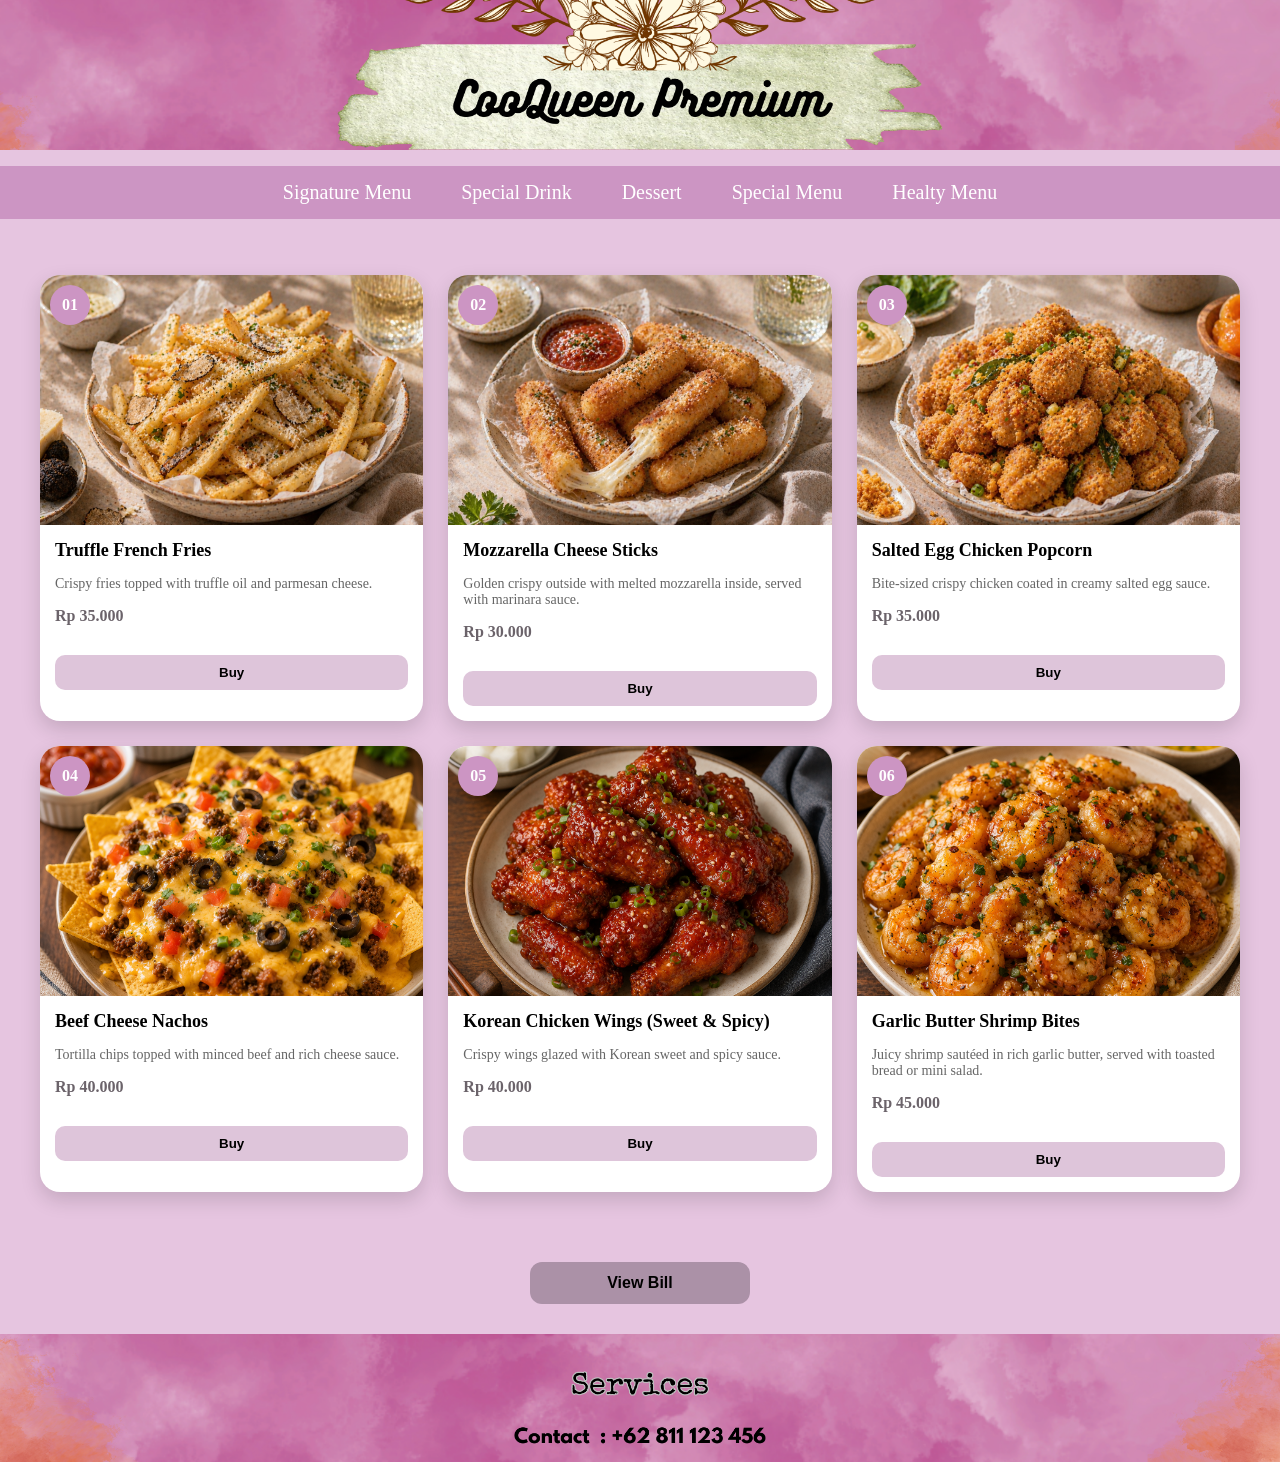
<file: snack.html>
<html>
<head>
    <title>CooQueen </title>
    <link rel="stylesheet" href="sumatif.css">
</head>
<body>
	<header>
		<img src="header.jpg" alt="header" class="header">
	</header>
	
		<nav>
		<ul class="menu">
        <li>Signature Menu
            <ul class="submenu">
                <li><a href="heavy food.html">Heavy Food<a></li>
                <li><a href="snack.html">Snack</a></li>
            </ul>
        </li>

        <li>Special Drink
            <ul class="submenu">
                <li><a href="non-coffee.html">Non-Coffee</a></li>
                <li><a href="coffee.html">Coffee</a></li>
            </ul>
        </li>

        <li>Dessert
            <ul class="submenu">
                <li><a href="ice cream&puddings.html">Ice Cream & Puddings</a></li>
                <li><a href="fruits.html">Fruits</a></li>
            </ul>
        </li>
		
		<li>Special Menu
            <ul class="submenu">
                <li><a href="comfort food.html">Comfort Food</a></li>
                <li><a href="spicy food.html">Spicy Food</a></li>
            </ul>
        </li>
		
		<li>Healty Menu
            <ul class="submenu">
                <li><a href="breakfast.html">Breakfast</a></li>
                <li><a href="lunch.html">Lunch</a></li>
            </ul>
        </li>
		
    </ul>
</nav>
	
<div class="kotak">

    <div class="kotak1">
        <div class="number">01</div>
        <img src="truffle.jpg">
        <h3>Truffle French Fries</h3>
        <p>Crispy fries topped with truffle oil and parmesan cheese.</p>
        <span>Rp 35.000</span>
		<button class="buy-btn" onclick="buy('Truffle French Fries',35000)">
        Buy
    </button>
    </div>

    <div class="kotak1">
        <div class="number">02</div>
        <img src="mozzarella.jpg">
        <h3>Mozzarella Cheese Sticks</h3>
        <p>Golden crispy outside with melted mozzarella inside, served with marinara sauce.</p>
        <span>Rp 30.000</span>
		<button class="buy-btn" onclick="buy('Mozzarella Cheese Sticks',30000)">
        Buy
    </button>
    </div>

    <div class="kotak1">
        <div class="number">03</div>
        <img src="salted.jpg">
        <h3>Salted Egg Chicken Popcorn</h3>
        <p>Bite-sized crispy chicken coated in creamy salted egg sauce.</p>
        <span>Rp 35.000</span>
		<button class="buy-btn" onclick="buy('Salted Egg Chicken Popcorn',35000)">
        Buy
    </button>
    </div>

    <div class="kotak1">
        <div class="number">04</div>
        <img src="nachos.jpg">
        <h3>Beef Cheese Nachos</h3>
        <p>Tortilla chips topped with minced beef and rich cheese sauce.</p>
        <span>Rp 40.000</span>
		<button class="buy-btn" onclick="buy('Beef Cheese Nachos',40000)">
        Buy
    </button>
    </div>

    <div class="kotak1">
        <div class="number">05</div>
        <img src="wings.jpg">
        <h3>Korean Chicken Wings (Sweet & Spicy)</h3>
        <p>Crispy wings glazed with Korean sweet and spicy sauce.</p>
        <span>Rp 40.000</span>
		<button class="buy-btn" onclick="buy('Korean Chicken Wings (Sweet & Spicy)',40000)">
        Buy
    </button>
    </div>

    <div class="kotak1">
        <div class="number">06</div>
        <img src="shrimp.jpg">
        <h3>Garlic Butter Shrimp Bites</h3>
        <p>Juicy shrimp sautéed in rich garlic butter, served with toasted bread or mini salad.</p>
        <span>Rp 45.000</span>
		<button class="buy-btn" onclick="buy('Garlic Butter Shrimp Bites',45000)">
        Buy
    </button>
    </div>
</div>

	<button onclick="bill()" class="bill-btn">View Bill</button>
	
<footer>
	<img src="footer.jpg" alt="footer" class="footer">
</footer>

</body>
<script src="projek.js"></script>
</html>
</file>
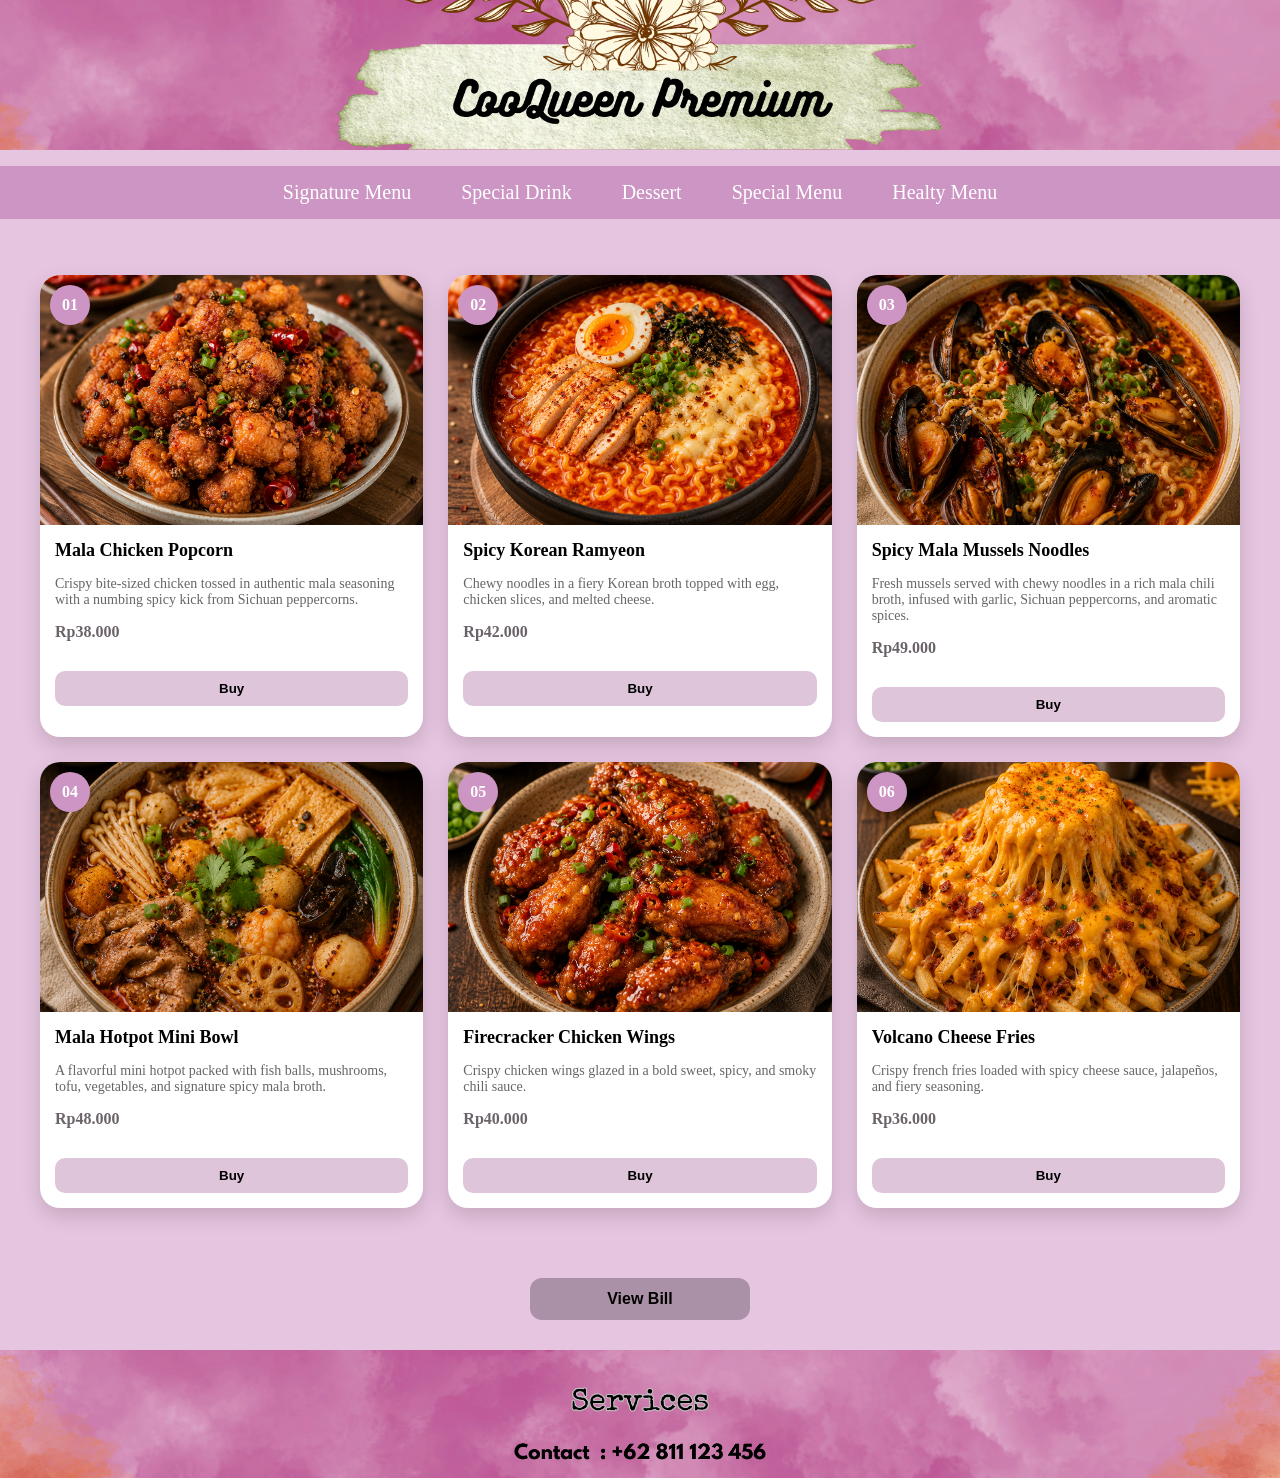
<file: spicy food.html>
<html>
<head>
    <title>CooQueen </title>
    <link rel="stylesheet" href="sumatif.css">
</head>
<body>
	<header>
		<img src="header.jpg" alt="header" class="header">
	</header>
	
		<nav>
		<ul class="menu">
        <li>Signature Menu
            <ul class="submenu">
                <li><a href="heavy food.html">Heavy Food<a></li>
                <li><a href="snack.html">Snack</a></li>
            </ul>
        </li>

        <li>Special Drink
            <ul class="submenu">
                <li><a href="non-coffee.html">Non-Coffee</a></li>
                <li><a href="coffee.html">Coffee</a></li>
            </ul>
        </li>

        <li>Dessert
            <ul class="submenu">
                <li><a href="ice cream & puddings .html">Ice Cream & Puddings</a></li>
                <li><a href="fruits.html">Fruits</a></li>
            </ul>
        </li>
		
		<li>Special Menu
            <ul class="submenu">
                <li><a href="comfort food.html">Comfort Food</a></li>
                <li><a href="spicy food.html">Spicy Food</a></li>
            </ul>
        </li>
		
		<li>Healty Menu
            <ul class="submenu">
                <li><a href="breakfast.html">Breakfast</a></li>
                <li><a href="lunch.html">Lunch</a></li>
            </ul>
        </li>
		
    </ul>
</nav>
	
<div class="kotak">

    <div class="kotak1">
        <div class="number">01</div>
        <img src="popcorn.jpg">
        <h3>Mala Chicken Popcorn</h3>
        <p>Crispy bite-sized chicken tossed in authentic mala seasoning with a numbing spicy kick from Sichuan peppercorns.</p>
        <span>Rp38.000</span>
		<button class="buy-btn" onclick="buy('Mala Chicken Popcorn',38000)">
        Buy
    </button>
    </div>

    <div class="kotak1">
        <div class="number">02</div>
        <img src="korean.jpg">
        <h3>Spicy Korean Ramyeon</h3>
        <p>Chewy noodles in a fiery Korean broth topped with egg, chicken slices, and melted cheese.</p>
        <span>Rp42.000</span>
		<button class="buy-btn" onclick="buy('Spicy Korean Ramyeon',42000)">
        Buy
    </button>
    </div>

    <div class="kotak1">
        <div class="number">03</div>
        <img src="mussels.jpg">
        <h3>Spicy Mala Mussels Noodles</h3>
        <p>Fresh mussels served with chewy noodles in a rich mala chili broth, infused with 
		garlic, Sichuan peppercorns, and aromatic spices.</p>
        <span>Rp49.000</span>
		<button class="buy-btn" onclick="buy('Spicy Mala Mussels Noodles',49000)">
        Buy
    </button>
    </div>

    <div class="kotak1">
        <div class="number">04</div>
        <img src="mini.jpg">
        <h3>Mala Hotpot Mini Bowl</h3>
        <p>A flavorful mini hotpot packed with fish balls, mushrooms, tofu, vegetables, and signature spicy mala broth.</p>
        <span>Rp48.000</span>
		<button class="buy-btn" onclick="buy('Mala Hotpot Mini Bowl',48000)">
        Buy
    </button>
    </div>

    <div class="kotak1">
        <div class="number">05</div>
        <img src="cracker.jpg">
        <h3>Firecracker Chicken Wings</h3>
        <p>Crispy chicken wings glazed in a bold sweet, spicy, and smoky chili sauce.</p>
        <span>Rp40.000</span>
		<button class="buy-btn" onclick="buy('Firecracker Chicken Wings',40000)">
        Buy
    </button>
    </div>

    <div class="kotak1">
        <div class="number">06</div>
        <img src="fries.jpg">
        <h3>Volcano Cheese Fries</h3>
        <p>Crispy french fries loaded with spicy cheese sauce, jalapeños, and fiery seasoning.</p>
        <span>Rp36.000</span>
		<button class="buy-btn" onclick="buy('Volcano Cheese Fries',36000)">
        Buy
    </button>
    </div>
</div>

	<button onclick="bill()" class="bill-btn">View Bill</button>
	
<footer>
	<img src="footer.jpg" alt="footer" class="footer">
</footer>

</body>
<script src="projek.js"></script>
</html>
</file>
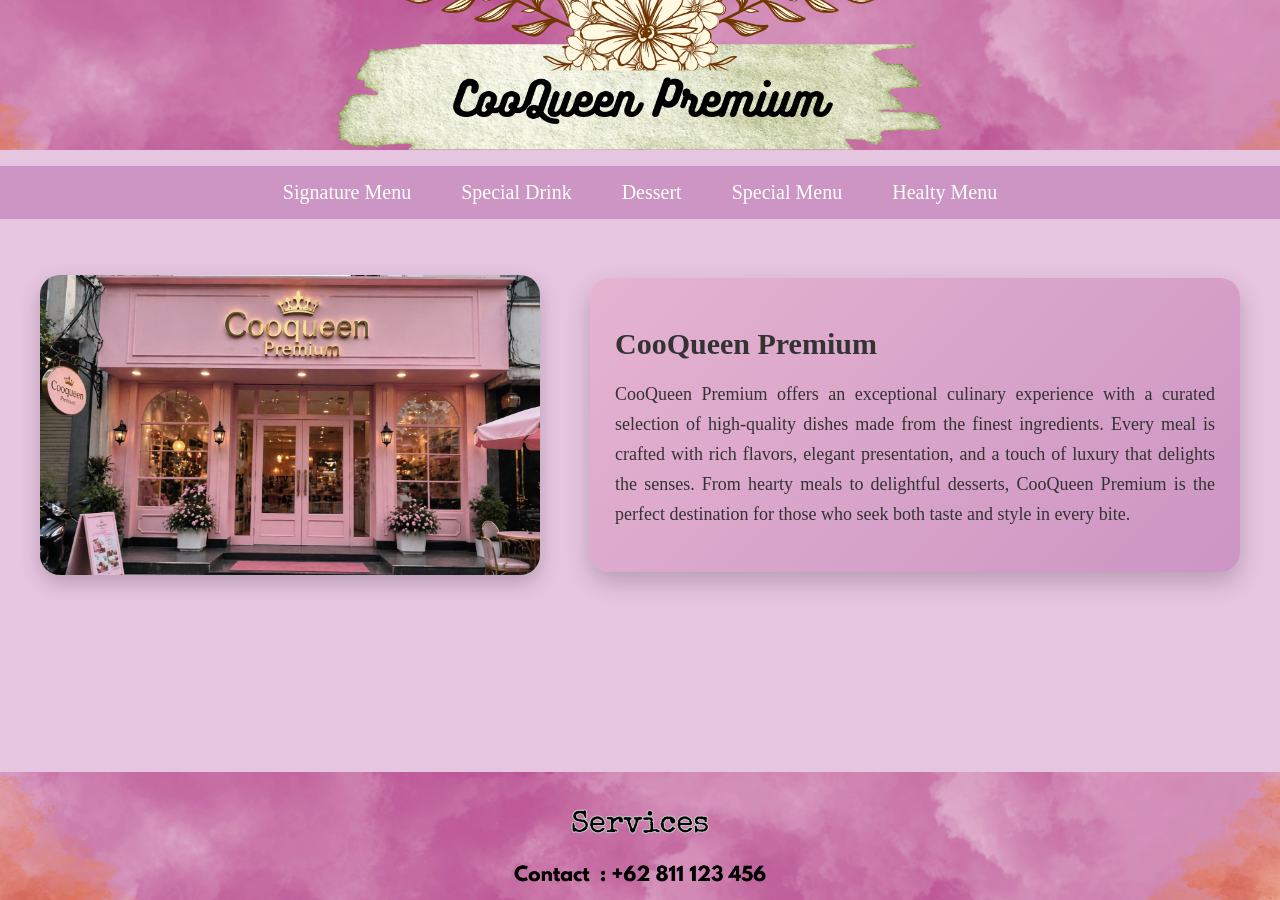
<file: sumatif.html>
<html>
<head>
    <title>CooQueen </title>
    <link rel="stylesheet" href="sumatif.css">
</head>
<body>
	<header>
		<img src="header.jpg" alt="header" class="header">
	</header>
	
		<nav>
		<ul class="menu">
        <li>Signature Menu
            <ul class="submenu">
                <li><a href="heavy food.html">Heavy Food<a></li>
                <li><a href="snack.html">Snack</a></li>
            </ul>
        </li>

        <li>Special Drink
            <ul class="submenu">
                <li><a href="non-coffee.html">Non-Coffee</a></li>
                <li><a href="coffee.html">Coffee</a></li>
            </ul>
        </li>

        <li>Dessert
            <ul class="submenu">
                <li><a href="ice cream&puddings .html">Ice Cream & Puddings</a></li>
                <li><a href="fruits.html">Fruits</a></li>
            </ul>
        </li>
		
		<li>Special Menu
            <ul class="submenu">
                <li><a href="comfort food.html">Comfort Food</a></li>
                <li><a href="spicy food.html">Spicy Food</a></li>
            </ul>
        </li>
		
		<li>Healty Menu
            <ul class="submenu">
                <li><a href="breakfast.html">Breakfast</a></li>
                <li><a href="lunch.html">Lunch</a></li>
            </ul>
        </li>
		
    </ul>
</nav>
	
<main>
	<div class="about">
    <img src="cooqueen.jpg" alt="CooQueen Premium">

    <div class="text">
        <h2>CooQueen Premium</h2>
        <p>
        CooQueen Premium offers an exceptional culinary experience with a curated selection 
        of high-quality dishes made from the finest ingredients. Every meal is crafted with 
        rich flavors, elegant presentation, and a touch of luxury that delights the senses. 
        From hearty meals to delightful desserts, CooQueen Premium is the perfect destination 
        for those who seek both taste and style in every bite.
        </p>
    </div>
</div>

</main>
 
	<footer>
		<img src="footer.jpg" alt="footer" class="footer">
	</footer>

</body>
<script src="projek.js"></script>
</html>
</file>
<file: sumatif.css>
body{
    background-color:#e6c5e0;
    margin: 0;
    display: flex;
    flex-direction: column;
    min-height: 100vh;
}

main{
    flex:1;
}

.header{
    width:100%;
    height:150px;
    object-fit:cover;
    display:block;
}

.footer{
	width:100%;
}
.footer-img{
    width:100%;
    height:150px;
    object-fit:cover;
    display:block;
}


.card{
    margin-top:50px;
    max-width: 900px;
    background: #ffffff;
    padding: 50px;
    border-radius: 20px;
    margin:auto;
    box-shadow: 0 8px 20px rgba(0,0,0,0.15);
}

.card h2{
    text-align:center;
    margin-bottom: 5px;
}

.card p{
	width:500px;
    text-align:center;
    font-size: 14px;
    color: #666;
}

.card label{
	width:500px;
    display:block;
    margin-top:10px;
    font-weight: bold;
}

.card input{
	width:500px;
    padding:10px;
    margin-top:5px;
    border-radius:10px;
    border:1px solid #ccc;
}
.card button{
    width:500px;
    margin-top:15px;
    padding:10px;
    border:none;
    border-radius:10px;
    background:#e0d7df;
    color:black;
    font-size:16px;
	font-weight: bold;
}

.card button:hover{
    background:#ff5fa8;
}

p.lead{
	margin:0 0 14px 0;
	color:var(--muted);
}
form{
	display:grid;
	gap:10px;
}
nav{
    position: relative;
    z-index: 10;
}
.row{
	display:block;
	margin-bottom:10px;
}

.menu {
    list-style: none;
    padding: 0;
    background: #cc95c3;
    display: flex;
    justify-content: center;
}

.menu li {
    position: relative;
    padding: 15px 25px;
	font-size:20px;
	color: white;
}

.menu li:hover {
    background: white;
	font-size:20px;
	color:black;
}

.submenu {
    position: absolute;
    background: #cc95c3;
    display: none;
    padding: 0;
    min-width: 150px;
	list-style: none;
	z-index:20;
    top: 100%;
    left: 0;
}

.menu li:hover .submenu {
    display: block;
	color: white;
}

.submenu li {
    padding: 10px;
	font-size:15px;
	color:black;
}

.submenu li a {
    text-decoration: none;
    color: black;
	font-size:20px;
}

.about{
    display: flex;
    align-items: center;
    gap: 50px;
    padding: 40px;
	box-shadow: 0 2px 8px rgba (0,0,0,0.2);
}

.about img{
    width: 500px;
    height: 300px;
    object-fit: cover;
    border-radius: 20px;
    box-shadow: 0 8px 20px rgba(0,0,0,0.2);
}

.text{
    max-width: 600px;
    padding: 25px; 
    background: linear-gradient(135deg, #e6b3d1, #cc95c3); 
    box-shadow: 0 10px 25px rgba(0,0,0,0.2);
    border-radius: 20px;
    color: #333;
}

.text h2{
    margin-bottom: 10px;
    text-align: left;
    font-size: 30px;
}

.text p{
    text-align: justify;
	line-height: 30px;
    font-size: 18px;
}
.hasil {
  position: fixed;
  top: 50%;
  left: 50%;
  transform: translate(-50%, -50%);
  background: white;
  border: 2px solid black;
  padding: 20px;
  width: 250px;
  text-align: center;
  z-index: 9999;
  display: none;
}
h4{
	background-color:#e6c5e0;
	font-size: 20px;
	padding: 10px;
	max-width: 200px;      
    margin: 30px auto;     
    padding:25px;
    color: black;
    border-radius: 12px;
}
.kotak{
    display: grid;
    grid-template-columns: repeat(3, 1fr);
    gap: 25px;
    padding: 40px;
}
.kotak1{
    position: relative;
	background: white;
    border-radius: 20px;
    overflow: hidden;
	box-shadow: 0 8px 20px rgba(0,0,0,0.15);
	transition: 0.3s;
}
.kotak1:hover{
    transform: translateY(-8px);
}
.number{
    position: absolute;
    top: 10px;
    left: 10px;
    background: #cc95c3;
    color: white;
    width: 40px;
    height: 40px;
    border-radius: 50%;
    display: flex;
    align-items: center;
    justify-content: center;
    font-weight: bold;
}

.kotak1 img{
    width: 100%;
    height: 250px;
    object-fit: cover;
}

.kotak1 h3{
    margin: 15px;
    font-size: 18px;
}

.kotak1 p{
    margin: 0 15px;
    font-size: 14px;
    color: #666;
}

.kotak1 span{
    display: block;
    margin: 15px;
    font-weight: bold;
    color: #6b636a;
}
.buy-btn{
    margin: 15px;
    padding: 10px;
    width: calc(100% - 30px);
    border: none;
    border-radius: 10px;
    background: #dec5da;
    color: black;
    font-weight: bold;
}

.buy-btn:hover{
    background: #f5cef0;
}
.bill-btn{
    display: block;
    width: 220px;
    margin: 30px auto;
    padding: 12px;
    border: none;
    border-radius: 12px;
    background: #ab91a7;
    color: black;
    font-size: 16px;
    font-weight: bold;
}

.bill-btn:hover{
    background:  #f5cef0;
}
</file>
